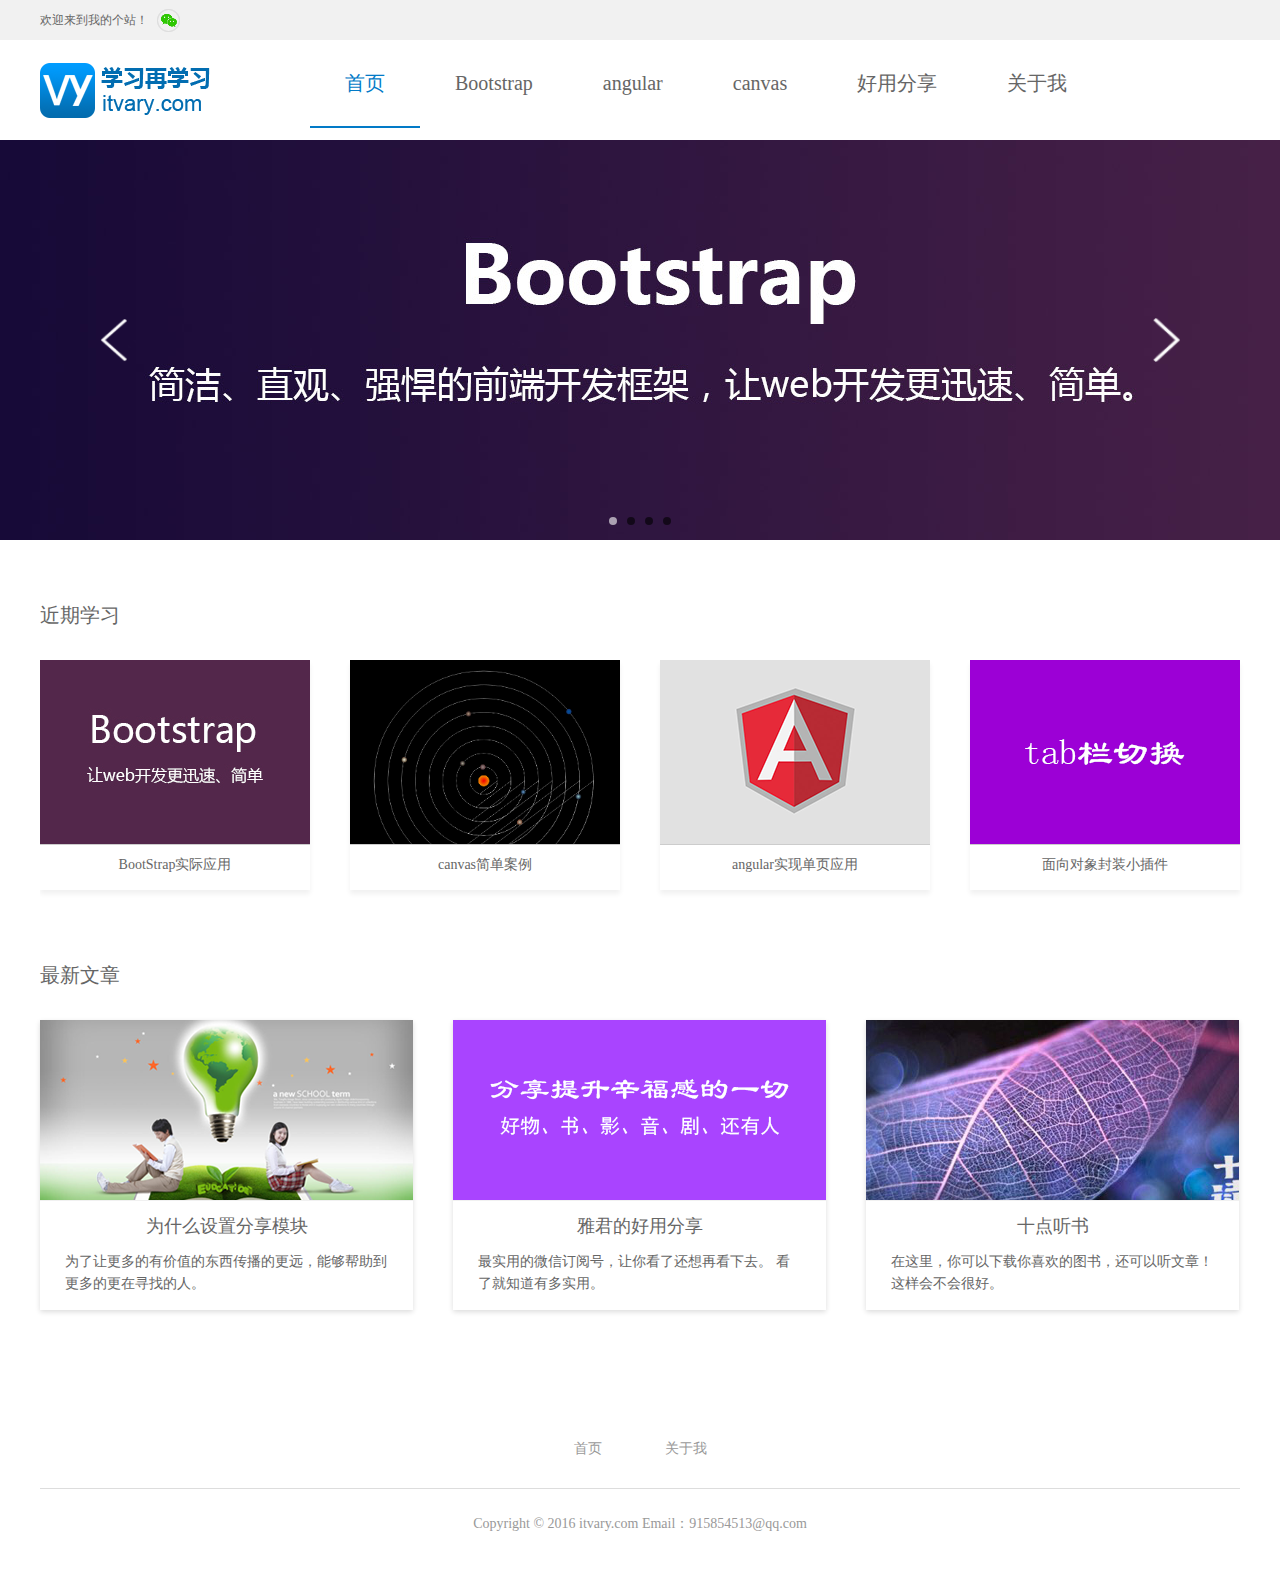
<file: index.html>
<!DOCTYPE html>
<html>
<head lang="en">
    <meta charset="UTF-8">
    <title>学习，学习，再学习</title>
    <link rel="shortcut icon" href=" ./favicon.ico" />
    <link rel="stylesheet" href="css/base.css"/>
    <link rel="stylesheet" href="css/style.css"/>
    <link rel="stylesheet" href="css/swiper.css"/>
    <link rel="stylesheet" href="css/animate.css"/>
    <link rel="stylesheet" href="css/index.css"/>
    <script src="js/jquery-1.11.1.min.js"></script>
    <script src="js/swiper.js"></script>
    <script src="js/index.js"></script>
</head>
<body>
<!--快速通道-->
<div class="quicklly">
    <div class="squery">
        <span>欢迎来到我的个站！</span>
    <span class="wei-f">
        <div class="wei-hide"><img src="images/wei2.png"/></div>
    </span>
    </div>
</div>
<!--header  start-->
<div class="head-out">
    <div class="header clearfix">
        <h1 class="logo">
            <a href="index.html" title="学习，再学习">专注前端，专注学习</a>
        </h1>
        <div class="nav">
            <ul>
                <li><a href="index.html" class="active">首页</a></li>
                <li><a href="itwary/itvary.html" target="_blank">Bootstrap</a></li>
                <li><a href="page/tab.html#/page1" target="_blank">angular</a></li>
                <li><a href="canvas.html" target="_blank">canvas</a></li>
                <li><a href="best.html">好用分享</a></li>
                <li><a href="about.html">关于我</a></li>
            </ul>
        </div>
    </div>
</div>
<!--header  end-->

<!--banner  start-->
<div id="banner-container" class="swiper-container banner-container">
    <div class="swiper-wrapper">
        <div class="swiper-slide" style="background: url(images/1.jpg) no-repeat center center"></div>
        <div class="swiper-slide" style="background: url(images/2.jpg) no-repeat center center"></div>
        <div class="swiper-slide" style="background: url(images/3.jpg) no-repeat center center"></div>
        <div class="swiper-slide" style="background: url(images/4.jpg) no-repeat center center"></div>
    </div>
    <div class="swiper-button-prev"></div>
    <div class="swiper-button-next"></div>
    <div class="swiper-pagination"></div>
</div>
<!--banner  end-->

<!--基本案例 start-->
<div class="content">
    <div class="case">
    <h2>近期学习</h2>
    <ul>
        <li>
            <a href="itwary/itvary.html" target="_blank">
                <div>
                    <img src="images/l1.png"/>
                </div>
                <p>BootStrap实际应用</p>
            </a>
        </li>
        <li>
            <a href="canvas.html">
                <div>
                    <img src="images/l2.gif" style="width: 100%;"/>
                </div>
                <p>canvas简单案例</p>
            </a>
        </li>
        <li>
            <a href="page/tab.html#/page1" target="_blank">
                <div>
                    <img src="images/l3.png"/>
                </div>
                <p>angular实现单页应用</p>
            </a>
        </li>
        <li>
            <a href="tab/index.html" target="_blank">
                <div>
                    <img src="images/l4.png" alt=""/>
                </div>
                <p>面向对象封装小插件</p>
            </a>
        </li>
    </ul>

</div>
</div>
<!--基本案例 end-->

<!--最新文章 start-->
<div class="article clearfix">
    <h2>最新文章</h2>
    <ul>
        <li>
            <a href="best.html">
                <div>
                    <img src="images/w2.png"/>
                </div>
                <h3>为什么设置分享模块</h3>
                <p>
                    为了让更多的有价值的东西传播的更远，能够帮助到更多的更在寻找的人。
                </p>
            </a>
        </li>
        <li>
            <a href="best.html">
                <div>
                    <img src="images/w1.png"/>
                </div>
                <h3>雅君的好用分享</h3>
                <p>
                    最实用的微信订阅号，让你看了还想再看下去。
                    看了就知道有多实用。
                </p>
            </a>
        </li>
        <li>
            <a href="best.html">
                <div>
                    <img src="images/w3.png"/>
                </div>
                <h3>十点听书</h3>
                <p>
                    在这里，你可以下载你喜欢的图书，还可以听文章！这样会不会很好。
                </p>
            </a>
        </li>
    </ul>

</div>
<!--最新文章 end-->
<!--footer start-->
<div class="footer">
    <ul class="clearfix">
        <li><a href="index.html">首页</a></li>
        <li><a href="about.html">关于我</a></li>
    </ul>
    <p>Copyright © 2016 itvary.com Email：915854513@qq.com</p>
</div>
<!--footer end-->


</body>
</html>
</file>
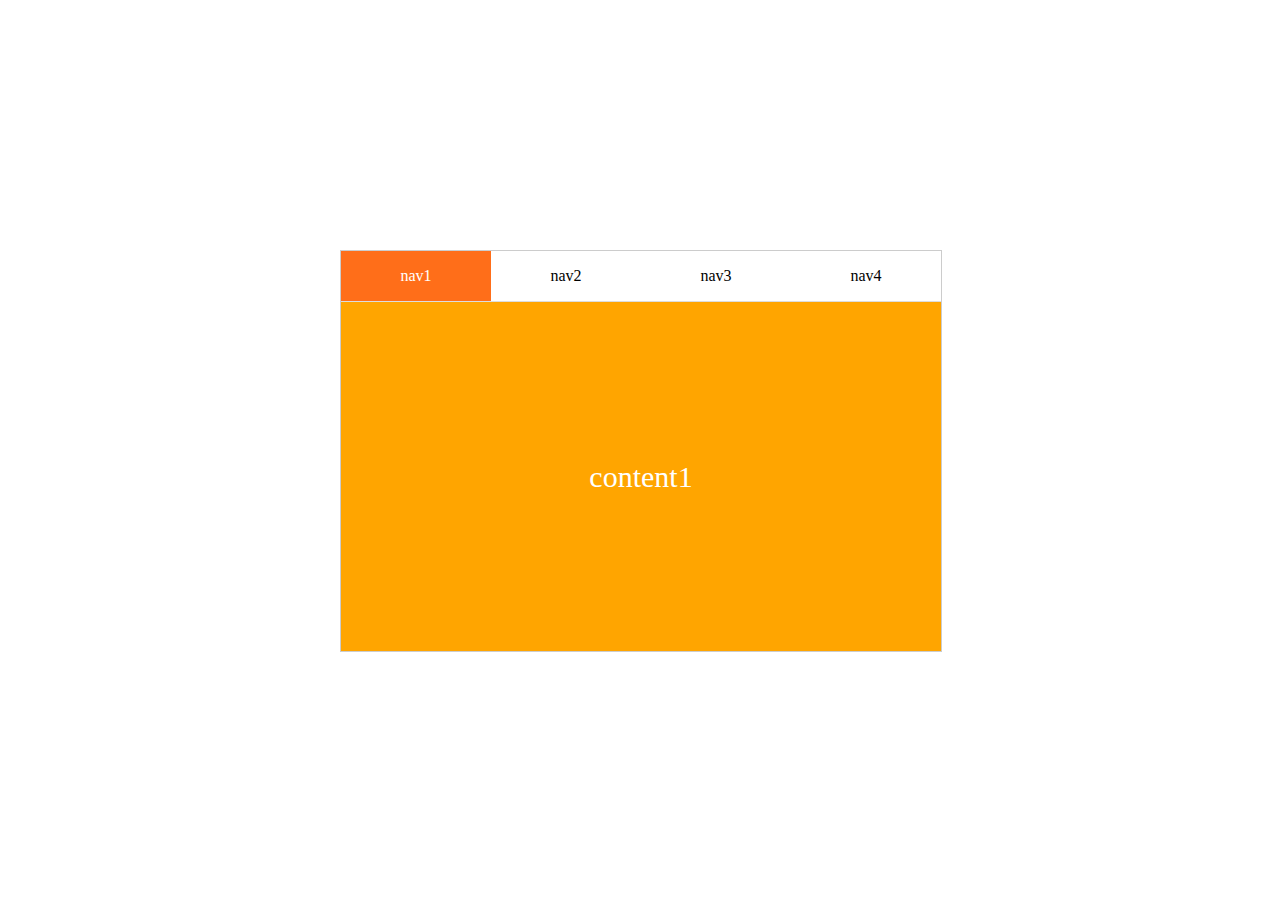
<file: tab/index.html>
<!doctype html>
<html lang="en">
<head>
    <meta charset="UTF-8">
    <title>Document</title>
    <link rel="stylesheet" href="css/index.css"/>
    <script src="js/index.js"></script>
    <script>
        window.onload = function () {
            var tab = new banner("tab");
            tab.init('tab');
        }
    </script>
</head>
<body>
    <div id="tab" class="tab">
        <div id="nav">
            <span class="current">nav1</span>
            <span>nav2</span>
            <span>nav3</span>
            <span>nav4</span>
        </div>
        <div id="list">
            <div class="current">content1</div>
            <div>content2</div>
            <div>content3</div>
            <div>content4</div>
        </div>
    </div>
</body>

</html>
</file>
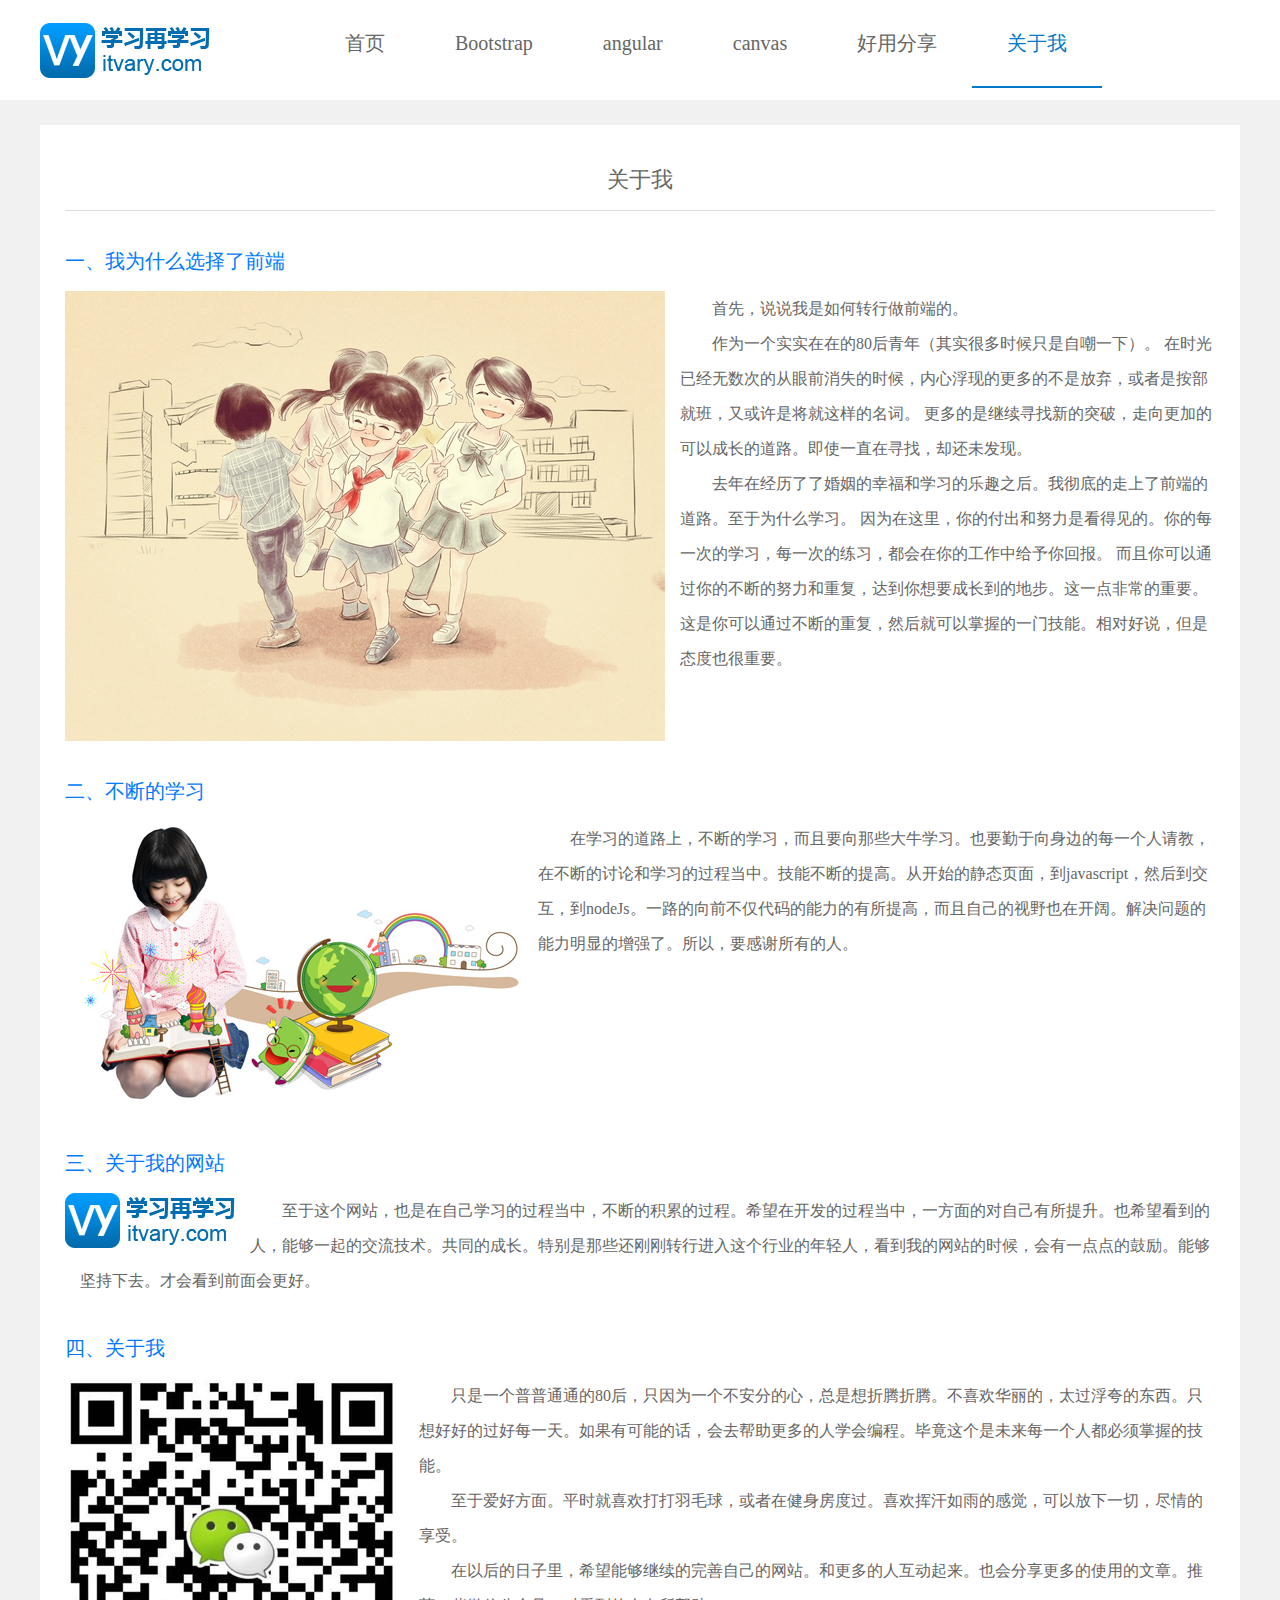
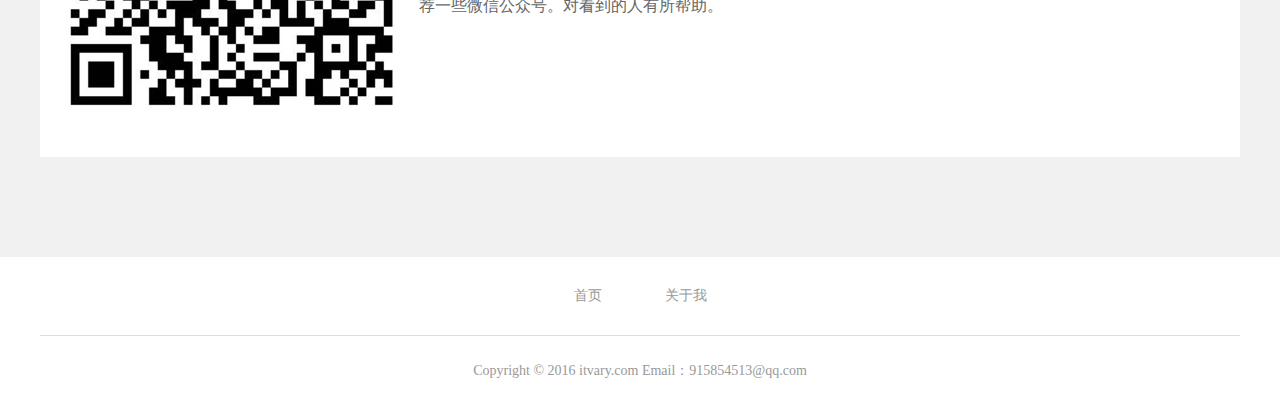
<file: about.html>
<!DOCTYPE html>
<html>
<head lang="en">
    <meta charset="UTF-8">
    <link rel="shortcut icon" href=" ./favicon.ico" />
    <link rel="stylesheet" href="css/base.css"/>
    <link rel="stylesheet" href="css/style.css"/>
    <link rel="stylesheet" href="css/about.css"/>
    <title></title>
</head>
<body>
<!--header  start-->
<div class="head-out">
    <div class="header clearfix">
        <h1 class="logo">
            <a href="index.html" title="学习，再学习">专注前端，专注学习</a>
        </h1>
        <div class="nav">
            <ul>
                <li><a href="index.html">首页</a></li>
                <li><a href="itwary/itvary.html" target="_blank">Bootstrap</a></li>
                <li><a href="page/tab.html#/page1" target="_blank">angular</a></li>
                <li><a href="canvas.html" target="_blank">canvas</a></li>
                <li><a href="best.html">好用分享</a></li>
                <li><a href="about.html"  class="active">关于我</a></li>
            </ul>
        </div>
    </div>
</div>
<!--header  end-->

<!--主体部分  start-->
<div class="main">
    <h1>关于我</h1>
    <div class="main-box clearfix">
    <h2>一、我为什么选择了前端</h2>
    <img  src="images/about.png" class="fl"/>
    <p>首先，说说我是如何转行做前端的。</p>
    <p>作为一个实实在在的80后青年（其实很多时候只是自嘲一下）。
        在时光已经无数次的从眼前消失的时候，内心浮现的更多的不是放弃，或者是按部就班，又或许是将就这样的名词。
        更多的是继续寻找新的突破，走向更加的可以成长的道路。即使一直在寻找，却还未发现。
    </p>
    <p>去年在经历了了婚姻的幸福和学习的乐趣之后。我彻底的走上了前端的道路。至于为什么学习。
        因为在这里，你的付出和努力是看得见的。你的每一次的学习，每一次的练习，都会在你的工作中给予你回报。
        而且你可以通过你的不断的努力和重复，达到你想要成长到的地步。这一点非常的重要。
        这是你可以通过不断的重复，然后就可以掌握的一门技能。相对好说，但是态度也很重要。</p>
</div>

    <h2>二、不断的学习</h2>
    <div class="main-box clearfix">

        <img  src="images/about1.png" class="fl"/>
        <p>在学习的道路上，不断的学习，而且要向那些大牛学习。也要勤于向身边的每一个人请教，在不断的讨论和学习的过程当中。技能不断的提高。从开始的静态页面，到javascript，然后到交互，到nodeJs。一路的向前不仅代码的能力的有所提高，而且自己的视野也在开阔。解决问题的能力明显的增强了。所以，要感谢所有的人。</p>

    </div>

    <h2>三、关于我的网站</h2>
    <div class="main-box clearfix">

        <img  src="images/about2.png" class="fl"/>
        <p>至于这个网站，也是在自己学习的过程当中，不断的积累的过程。希望在开发的过程当中，一方面的对自己有所提升。也希望看到的人，能够一起的交流技术。共同的成长。特别是那些还刚刚转行进入这个行业的年轻人，看到我的网站的时候，会有一点点的鼓励。能够坚持下去。才会看到前面会更好。</p>

    </div>
    <h2>四、关于我</h2>
    <div class="main-box clearfix">

        <img  src="images/about3.png" class="fl"/>
        <p>只是一个普普通通的80后，只因为一个不安分的心，总是想折腾折腾。不喜欢华丽的，太过浮夸的东西。只想好好的过好每一天。如果有可能的话，会去帮助更多的人学会编程。毕竟这个是未来每一个人都必须掌握的技能。</p>
        <p>至于爱好方面。平时就喜欢打打羽毛球，或者在健身房度过。喜欢挥汗如雨的感觉，可以放下一切，尽情的享受。</p>
        <p>在以后的日子里，希望能够继续的完善自己的网站。和更多的人互动起来。也会分享更多的使用的文章。推荐一些微信公众号。对看到的人有所帮助。</p>
    </div>


</div>
<!--主体部分  end-->

<!--footer start-->
<div class="footer">
    <ul class="clearfix">
        <li><a href="index.html">首页</a></li>
        <li><a href="about.html">关于我</a></li>
    </ul>
    <p>Copyright © 2016 itvary.com Email：915854513@qq.com</p>
</div>
<!--footer end-->

</body>
</html>
</file>
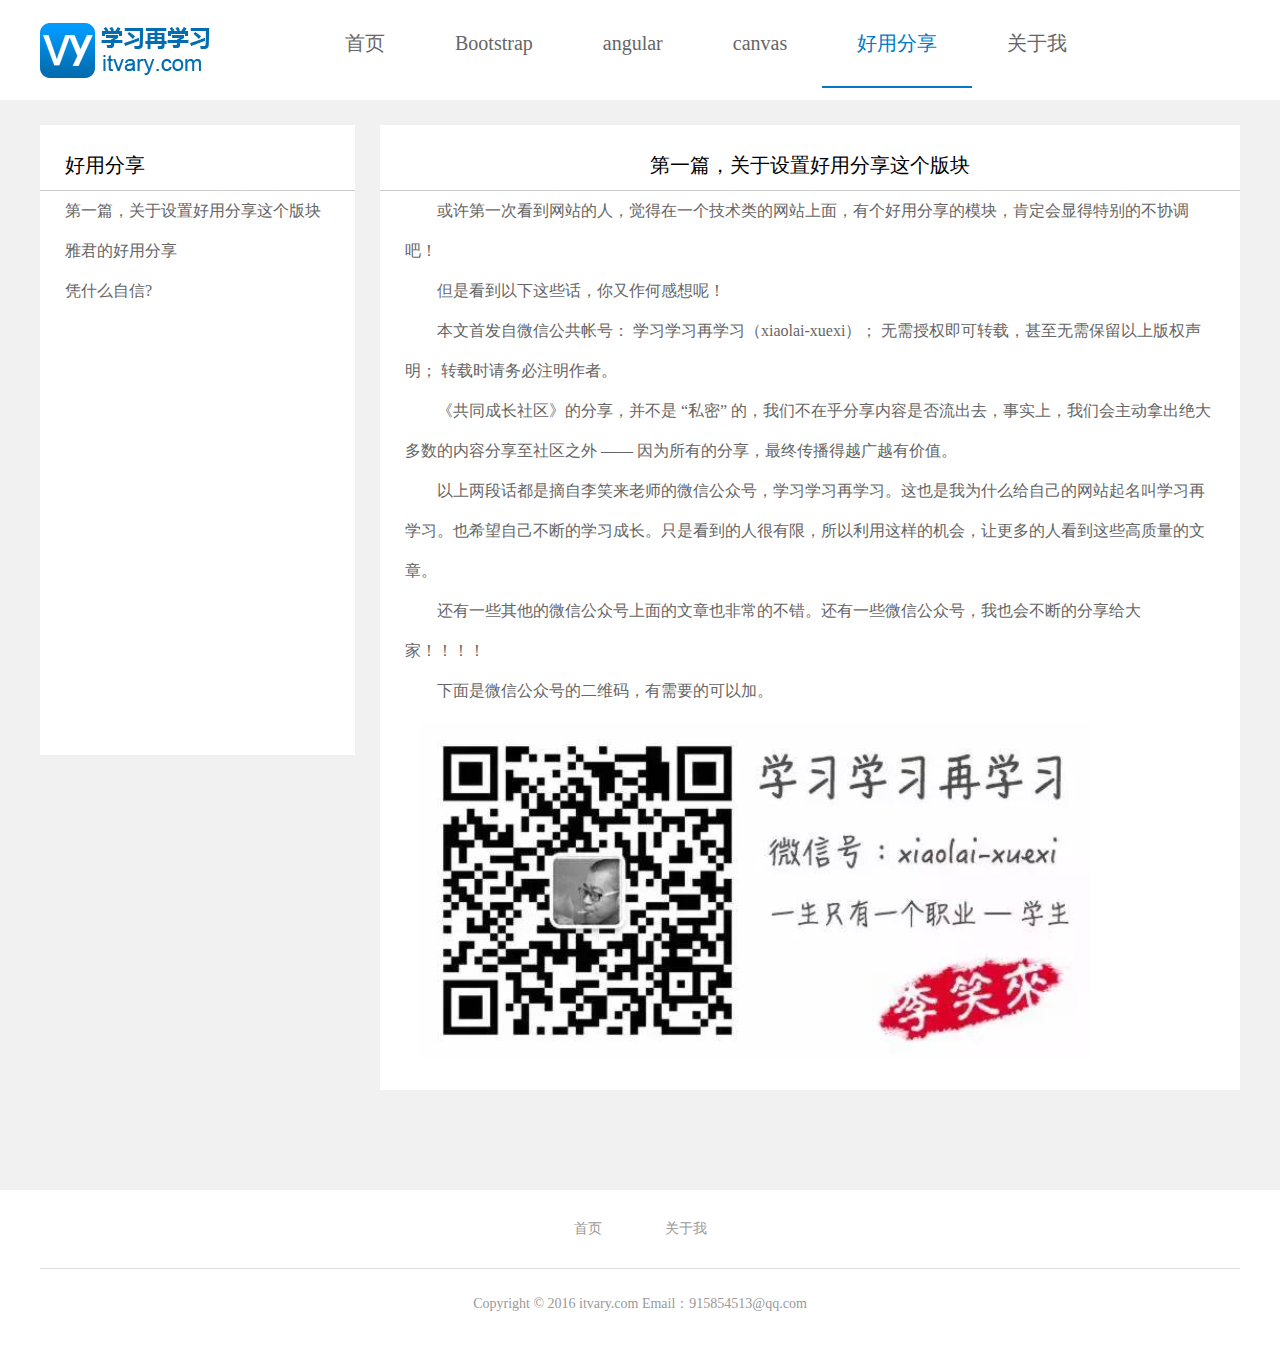
<file: best.html>
<!DOCTYPE html>
<html>
<head lang="en">
    <meta charset="UTF-8">
    <link rel="shortcut icon" href=" ./favicon.ico" />
    <link rel="stylesheet" href="css/base.css"/>
    <link rel="stylesheet" href="css/style.css"/>
    <link rel="stylesheet" href="css/best.css"/>
    <title>分享您最需要的</title>
    <script src="js/jquery-1.11.1.min.js"></script>
    <script src="js/best.js"></script>
</head>
<body>
<!--header start-->
<div class="head-out" >
    <div class="header clearfix">
        <h1 class="logo">
            <a href="index.html" title="学习，再学习">专注前端，专注学习</a>
        </h1>
        <div class="nav">
            <ul>
                <li><a href="index.html" >首页</a></li>
                <li><a href="itwary/itvary.html" target="_blank">Bootstrap</a></li>
                <li><a href="page/tab.html#/page1" target="_blank">angular</a></li>
                <li><a href="canvas.html" target="_blank">canvas</a></li>
                <li><a href="best.html" class="active">好用分享</a></li>
                <li><a href="about.html">关于我</a></li>
            </ul>
        </div>
    </div>
</div>
<!--header end-->

<!--内容 start-->
    <div class="b-content clearfix">
        <div class="b-content-l fl">
            <h1>好用分享</h1>
            <ul>
                <li>第一篇，关于设置好用分享这个版块</li>
                <li>雅君的好用分享</li>
                <li>凭什么自信?</li>

            </ul>

        </div>
        <div class="b-content-r fr">
            <div class="b-content-r-box current">
                <h1>第一篇，关于设置好用分享这个版块</h1>
                <p>
                    或许第一次看到网站的人，觉得在一个技术类的网站上面，有个好用分享的模块，肯定会显得特别的不协调吧！
                </p>
                <p>但是看到以下这些话，你又作何感想呢！</p>
                <p>本文首发自微信公共帐号： 学习学习再学习（xiaolai-xuexi）；
                    无需授权即可转载，甚至无需保留以上版权声明；
                    转载时请务必注明作者。</p>
                <p>《共同成长社区》的分享，并不是 “私密” 的，我们不在乎分享内容是否流出去，事实上，我们会主动拿出绝大多数的内容分享至社区之外 —— 因为所有的分享，最终传播得越广越有价值。</p>
                <p>以上两段话都是摘自李笑来老师的微信公众号，学习学习再学习。这也是我为什么给自己的网站起名叫学习再学习。也希望自己不断的学习成长。只是看到的人很有限，所以利用这样的机会，让更多的人看到这些高质量的文章。</p>
                <p>还有一些其他的微信公众号上面的文章也非常的不错。还有一些微信公众号，我也会不断的分享给大家！！！！</p>
                <p>下面是微信公众号的二维码，有需要的可以加。</p>
                <img src="images/xuexi.png" >
            </div>
            <div class="b-content-r-box">
                <h1>雅君的好用分享</h1>
                <p>2016-07-14 雅君 雅君的好用分享</p>
                <p>
                    解决痘痘、角质、黑头、粉刺、汗味の尴尬 | 夏日大作战
                </p>
                <p>
                    喜欢夏天的热情明朗，生机勃勃。满大街都是穿着吊带短裤人字拖，露背露腰小裙子的姑娘们。每次看到漂亮肉体，少年我都会心动不已。
                    </p>
                <p> 但也听身边有妹子说，「夏天好烦哦」，遇到闷热天气，皮肤更容易出状况，脸上出黑头、爆痘更频繁了。有的胳膊或大腿起了鸡皮，背部长了痘痘，三伏天还得穿长衣服来遮挡，简直大写杯具。
                    唔，这期就介绍一些解决问题肌肤的东东Y(^o^)Y
                </p>
                <p>
                    <strong> 长痘痘了？</strong>
                </p>
                <img src="images/d1.png"/>
                <p><strong>LION狮王 PAIR 粉刺暗疮膏 14g</strong></p>
                <p>之前我买过资生堂Pimplit去痘膏，但好像没什么效果。抱着试试看的想法入了狮王，感觉对刚长出来的痘痘效果蛮明显的，头一天涂完，两三天就下去了。小小一只，携带方便。用时，点一点在痘痘上就好，不用抹开，质地清爽不黏腻。
                </p>
                <p><strong>小林制药去鸡皮肤去角质软化毛囊膏 30G </strong></p>
                <img src="images/d2.png"/>
                <p>之前读者@why 推荐的：「我腿上皮肤角化（俗称鸡皮肤）夏天露腿不自在，也试过很多产品，无果。但是这款一盒用下去立马见效，红点点减退，皮肤光滑很多，已经回购，就是量少。涂两条小腿，每天一次，也就用半个月。」
                </p>
                <p>我有朋友也有鸡皮肤的烦恼，我送了她一罐。她用了一周，反馈说效果还不错</p>
                <p>有兴趣的同学可以试试。分享一下雅君的订阅号，想要更多了解的可以扫描</p>
                <img src="images/d3.png" />
            </div>
            <div class="b-content-r-box">
                <h1>凭什么自信？</h1>
                <p>2016-07-13 十点听书</p>
                <p>据说人的自信，与漂亮不漂亮，形成正比。漂亮永远是相对的，变化的，甚至神秘莫测。唐朝的美女搁在今天，一定忙不迭地去减肥，而以好莱坞女星为代表的大嘴美女，提起中国传统美女的樱桃小嘴，一定会忍不住开怀大笑。</p>
                <p>自信还会与人的文化有关，通常是越有知识越自信，学历越高越自信。水涨了船就高，口袋里钱越多越自信。自信的本义是相信自己，是对自己充满了信心，但是在现实生活中，自信更多的是一种外在的比较，或者说是一种比拼。</p>
                <p>自信会让自己觉得很牛，出过国比没出国牛，大都市比小县城牛，城里人比乡下人牛，名牌大学比野鸡大学牛。我认识一个幼儿园小男孩，一头一脸的小帅哥模样，是个天生自大狂，看谁都看不入眼，有一次他的自大理由，竟然是他们班的女生，没有一个像他那样有小鸡鸡。</p>
                <p>反过来也一样，人会为同样的原因自卑，为自己的相貌，为钱，为头衔，为学历，为房子大小。因此，既然是活着，千万别和自己过不去，要寻找点快乐，要多想些高兴的事，比上不足比下有余。聪明的人比不上，不与比自己强的人斗气。总有人比你钱更多，总有人比你官更大，要居高临下，自信的箩筐里永远不会有烂梨。</p>
                <p>钱钟书先生举过一个大家都熟悉的例子，人们面对一串葡萄的时候，必定会面临两种选择，可以从最小最烂的开始吃，这样将渐入佳境，越来越好。反过来就不一样，结局虽然有点不妙，是越来越糟糕，却最大限度地享受，毕竟每次都是在吃最好的。生活中绝大多数人，喜欢前一种吃法，都习惯把快烂的水果先消灭掉，好日子放后面过，结果就是你可能始终在吃烂葡萄。</p>
                <p>不久前，各地朋友聚在一起开会，无意中聊起了房价，七嘴八舌好不热闹。按说房价太贵，怎么都不会好事，偏偏这一桌子糊涂蛋，都为自己诚实昂贵的房价，洋洋得意。谁贵谁牛，谁贵谁摆谱。我自己也陶醉在这个怪圈里，因为当时在场的衮衮诸公，除了来自上海、北京、南京这样的二流城市，似乎也有资格笑傲群雄。我向来不是个自信的人，凭着南京的高房价，居然也自信了一回。同样是省城，武汉和成都的朋友吓得不敢吭声，一位来自合肥的书呆子，非常感慨温州炒饭团为什么没有杀到他们那里去。</p>
                <p>房价贵了，也会让人自信，真是吃错了药。现实生活就是这么幽默，这么残酷。一方面，大家希望房价便宜一些，好让自己买得起房子。另一方面，又为房价贵讨个嘴上优势，太贵了，破罐子破摔，索性大家都买不起。自信本来是要相信自己，事实却是不能相信自己。人的自信常常没道理，有时候，仅仅是凭了一点错觉。</p>
                <p>这只是分享的其中一篇文章。有需要的，可以关注下面的微信公众号</p>
                <img src="images/d4.png"/>
            </div>

        </div>
    </div>
<!--内容 end-->

<!--footer start-->
<div class="footer">
    <ul class="clearfix">
        <li><a href="index.html">首页</a></li>
        <li><a href="about.html">关于我</a></li>
    </ul>
    <p>Copyright © 2016 itvary.com Email：915854513@qq.com</p>
</div>
<!--footer end-->
</body>
</html>
</file>
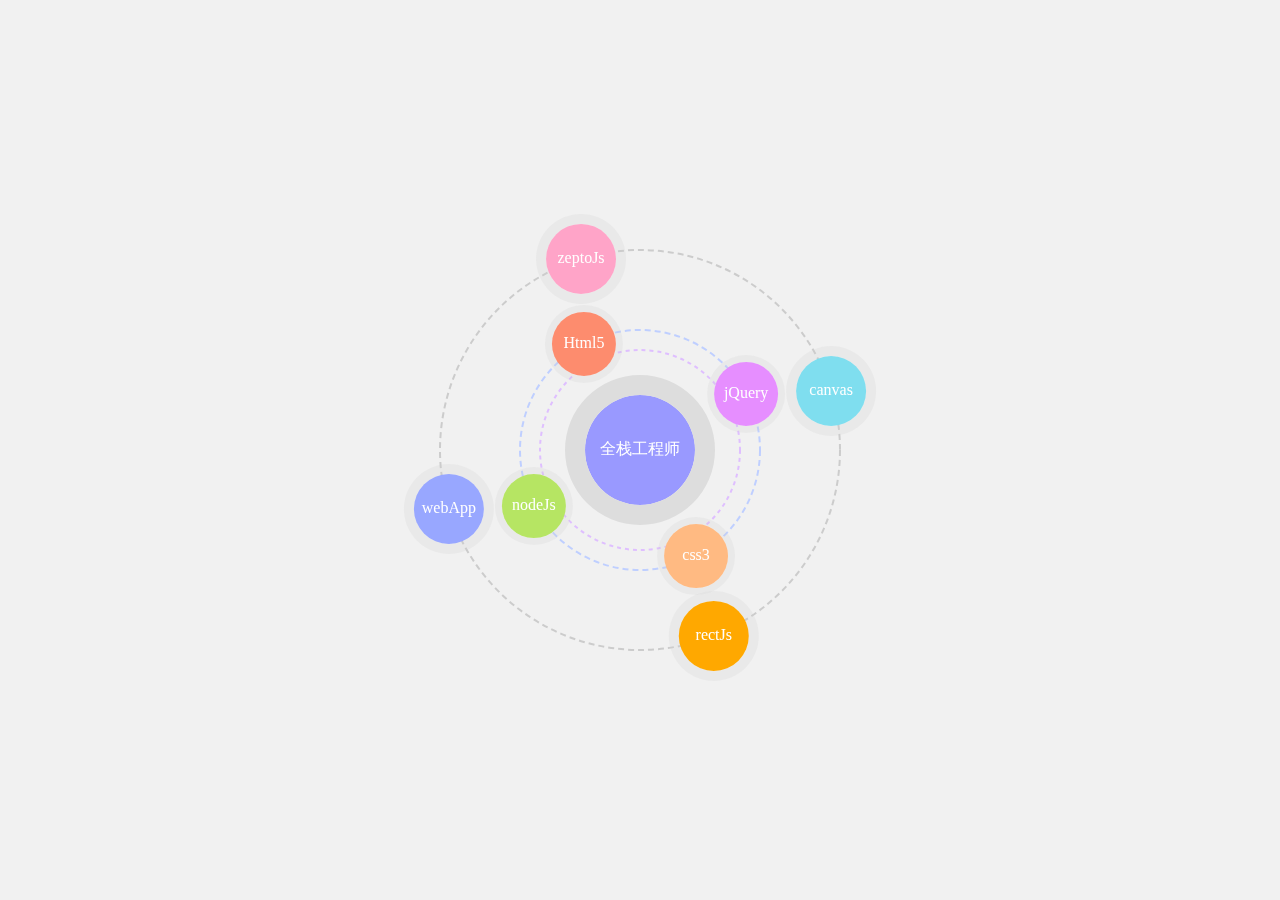
<file: canvas.html>
<!DOCTYPE html>
<html>
<head lang="en">
    <meta charset="UTF-8">
    <link rel="shortcut icon" href=" ./favicon.ico" />
    <title>canvas简单动画</title>
    <style>
        body{
            padding: 0;
            margin: 0;
            background: #f1f1f1;
        }

    </style>
    <script src="js/konva.min.js"></script>
    <script src="js/rotate1.js"></script>
    <script>
        window.onload = function(){
            var width = window.innerWidth;
            var height = window.innerHeight;
            var stage = new  Konva.Stage({
                container : "container",
                width : width,
                height : height
            });
            var layer = new Konva.Layer();
            //建立三个组
            //背景
            var bgGroup = new Konva.Group({
                x : 1/2 *width,
                y : 1/2 * height
            });

            //逆时针旋转
            var nGroup = new Konva.Group({
                x : 1/2 *width,
                y : 1/2 * height
            });

            //顺时针旋转
            var sGroup = new Konva.Group({
                x : 1/2 *width,
                y : 1/2 * height
            });

            //绘制背景开始
            //创建大圆
            var circle1 = new Konva.Circle({
                x: 0,
                y: 0,
                radius:200,
                dash : [6,4],
                stroke: '#ccc',
                strokeWidth: 2
            });
            //创建中圆
            var circle2 = new Konva.Circle({
                x: 0,
                y: 0,
                radius:120,
                dash : [6,4],
                stroke: '#BFCFFF',
                strokeWidth: 2
            });
            //创建内圆
            var circle3 = new Konva.Circle({
                x: 0,
                y: 0,
                radius:100,
                dash : [4,4],
                stroke: '#DFBFFF',
                strokeWidth: 2
            });
            //绘制实心圆
            var circle4 = new Konva.Circle({
                x: 0,
                y: 0,
                radius:55,
                fill: '#9999FF'
            });
            //绘制圆环
            var ring = new Konva.Ring({
                x: 0,
                y: 0,
                innerRadius: 55,
                outerRadius: 75,
                fill: '#ddd'
            });
            //绘制文本
            var simpleText = new Konva.Text({
                x:-55,
                y:-8,
                width : 110,
                text: '全栈工程师',
                fontSize:16,
                fontFamily: '微软雅黑',
                fill: 'white',
                align : "center"
            });
            //将背景添加到背景的组里面
            bgGroup.add(circle1);
            bgGroup.add(circle2);
            bgGroup.add(circle3);
            bgGroup.add(circle4);
            bgGroup.add(ring);
            bgGroup.add(simpleText);

            //绘制逆时针组的内容
            //绘制逆时针组的内容
            var css3 = new MyCircle({
                x: Math.cos( 90 * Math.PI / 180) * 120,
                y: Math.sin( 90 * Math.PI / 180) * 120,
                innerRadius: 64 / 2,
                outerRadius: 78 / 2,
                innerColor: "#ffba82",
                outerColor: "#ccc",
                innerOpacity: 0.7,
                outerOpacity: 0.2,
                text: "css3",
                fontSize: 16,
                color: "white",
                fontFamily: 'Calibri',

            });
            css3.addGroupOrLayer(nGroup);
            //绘制逆时针组的内容
            var nodeJs = new MyCircle({
                x: Math.cos( 180 * Math.PI / 180) * 120,
                y: Math.sin( 180 * Math.PI / 180) * 120,
                innerRadius: 64 / 2,
                outerRadius: 78 / 2,
                innerColor: "#b6e563",
                outerColor: "#ccc",
                innerOpacity: 0.7,
                outerOpacity: 0.2,
                text: "nodeJs",
                fontSize: 16,
                color: "white"
            });
            nodeJs.addGroupOrLayer(nGroup);
            //绘制逆时针组的内容
            var html5 = new MyCircle({
                x: Math.cos( 270 * Math.PI / 180) * 120,
                y: Math.sin( 270 * Math.PI / 180) * 120,
                innerRadius: 64 / 2,
                outerRadius: 78 / 2,
                innerColor: "#fd8c6e",
                outerColor: "#ccc",
                innerOpacity: 0.7,
                outerOpacity: 0.2,
                text: "Html5",
                fontSize: 16,
                color: "white"
            });
            html5.addGroupOrLayer(nGroup);
            var jQuery = new MyCircle({
                x: Math.cos( 0 * Math.PI / 180) * 120,
                y: Math.sin( 0 * Math.PI / 180) * 120,
                innerRadius: 64 / 2,
                outerRadius: 78 / 2,
                innerColor: "#e68eff",
                outerColor: "#ccc",
                innerOpacity: 0.7,
                outerOpacity: 0.2,
                text: "jQuery",
                fontSize: 16,
                color: "white"
            });
            jQuery.addGroupOrLayer(nGroup);
            //绘制顺时针的圆
            var rectJs = new MyCircle({
                x: Math.cos( 45 * Math.PI / 200) * 200,
                y: Math.sin( 45 * Math.PI / 200) * 200,
                innerRadius: 70 / 2,
                outerRadius: 90 / 2,
                innerColor: "#ffa800",
                outerColor: "#ccc",
                innerOpacity: 0.7,
                outerOpacity: 0.2,
                text: "rectJs",
                fontSize: 16,
                color: "white"
            });
            rectJs.addGroupOrLayer(sGroup);

            //向逆时时针层添加内容
            var webApp = new MyCircle({
                x: Math.cos( 135 * Math.PI / 180) * 200,
                y: Math.sin(135 * Math.PI / 180) * 200,
                innerRadius: 70 / 2,
                outerRadius: 90 / 2,
                innerColor: "#98a7ff",
                outerColor: "#ccc",
                innerOpacity: 0.7,
                outerOpacity: 0.2,
                text: "webApp",
                fontSize: 16,
                color: "white"
            });
            webApp.addGroupOrLayer(sGroup);
            var zeptoJs = new MyCircle({
                x: Math.cos( 250 * Math.PI / 200) * 200,
                y: Math.sin( 250 * Math.PI / 200) * 200,
                innerRadius: 70 / 2,
                outerRadius: 90 / 2,
                innerColor: "#ffa4c8",
                outerColor: "#ccc",
                innerOpacity: 0.7,
                outerOpacity: 0.2,
                text: "zeptoJs",
                fontSize: 16,
                color: "white"
            });
            zeptoJs.addGroupOrLayer(sGroup);

            //向逆时时针层添加内容
            var canvas = new MyCircle({
                x: Math.cos( 315 * Math.PI / 180) * 200,
                y: Math.sin(315 * Math.PI / 180) * 200,
                innerRadius: 70 / 2,
                outerRadius: 90 / 2,
                innerColor: "#7fdeef",
                outerColor: "#ccc",
                innerOpacity: 0.7,
                outerOpacity: 0.2,
                text: "canvas",
                fontSize: 16,
                color: "white"
            });
            canvas.addGroupOrLayer(sGroup);

            layer.add(bgGroup);
            layer.add(nGroup);
            layer.add(sGroup);

            //控制小球每秒转多少度
            var preSecondAngle = 40;
            var anim = new Konva.Animation(function(frame) {//每帧会调用一次
                //用来存放动画的执行逻辑
                //frame.timeDiff,得到两帧动画之间的时间间隔
                //得到每两个动画之间转了多少度
                var temple = preSecondAngle * frame.timeDiff / 1000;
                //让小球动起来
                nGroup.rotate(-temple);
                //让组中的文字不要跟着组转到（反方向转动）
                nGroup.getChildren().each(function(item,index){
                    // item.rotate(-temple);
                    item.rotate(temple);
                });
                sGroup.rotate(temple);
                sGroup.getChildren().each(function(item,index){
                    // item.rotate(-temple);
                    item.rotate(-temple);
                });
                // update stuff
            }, layer);//动画发生的层
            anim.start();
            //给页面添加事件
            layer.on("mouseover",function(){
                preSecondAngle = 20;
            });
            layer.on("mouseout",function(){
                preSecondAngle = 40;
            });
            stage.add(layer);
        };

    </script>
</head>
<body>
<div id="container"></div>
</body>
</html>
</file>
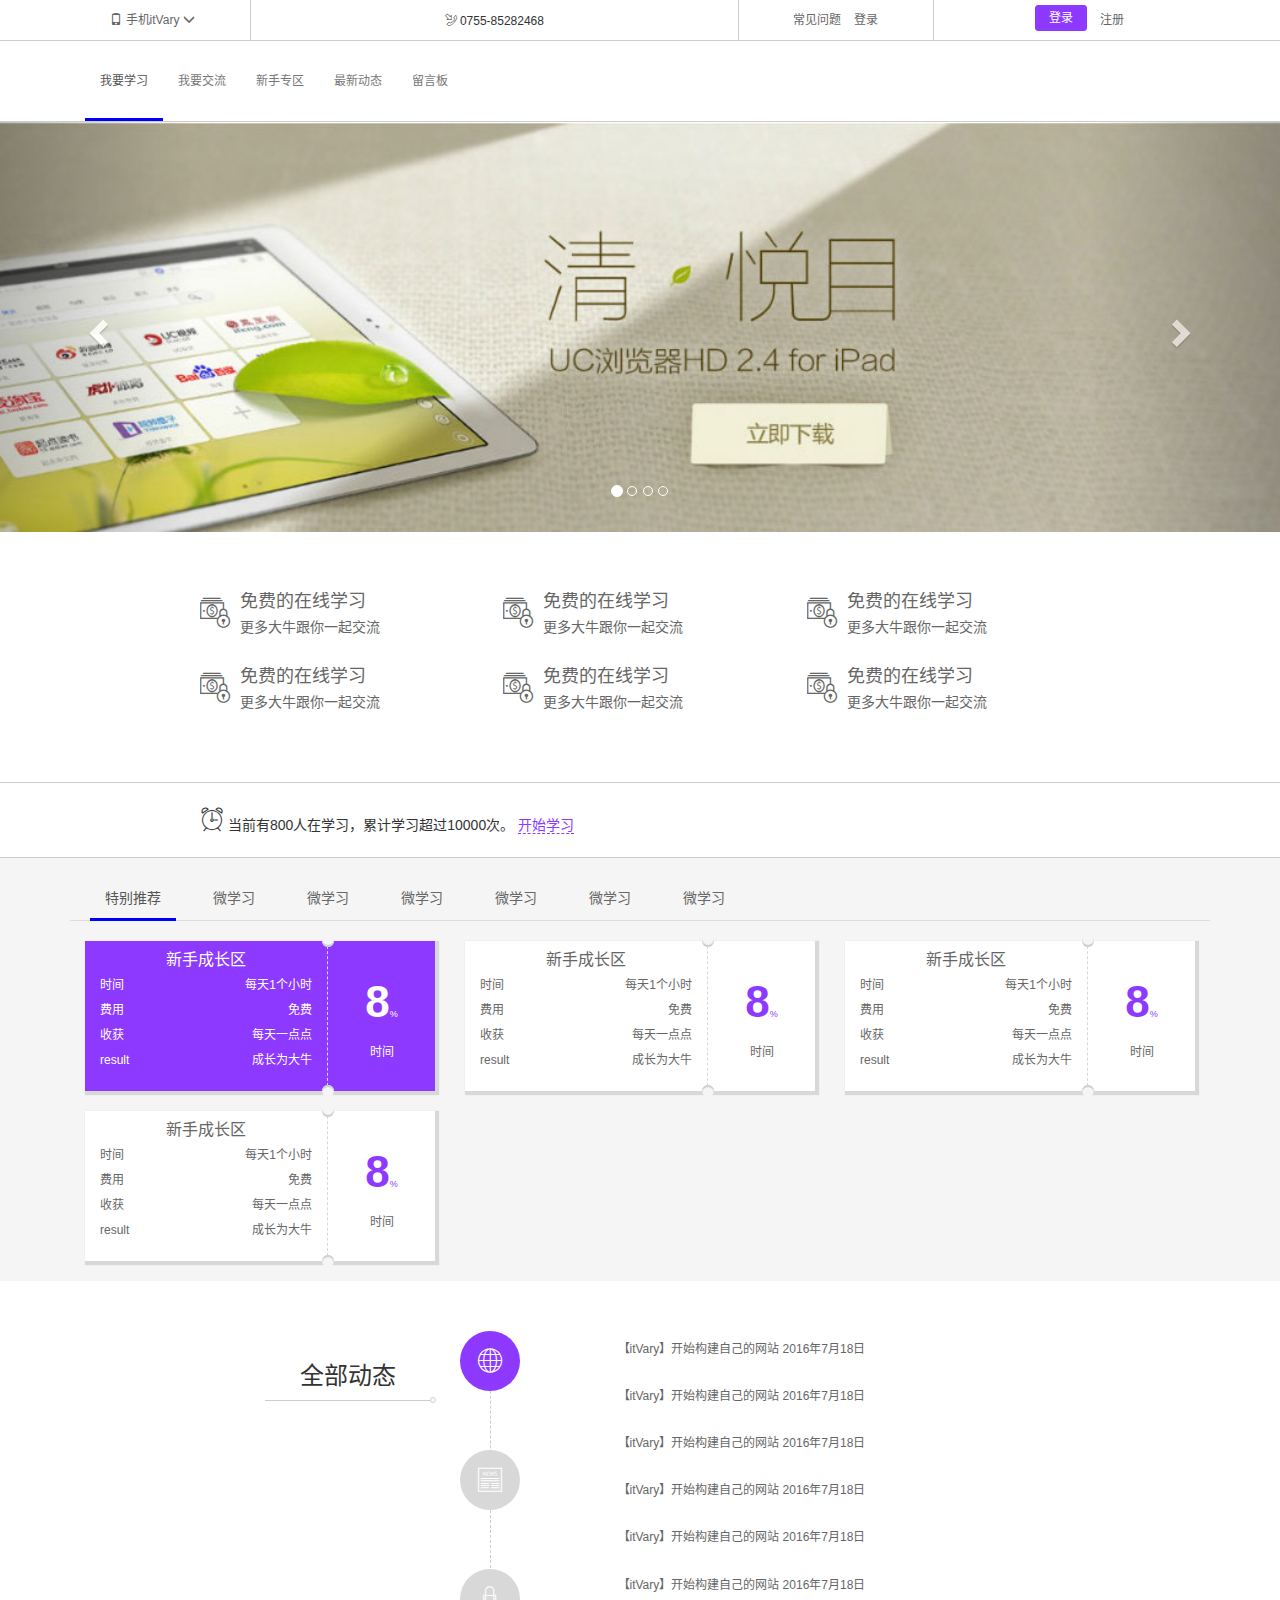
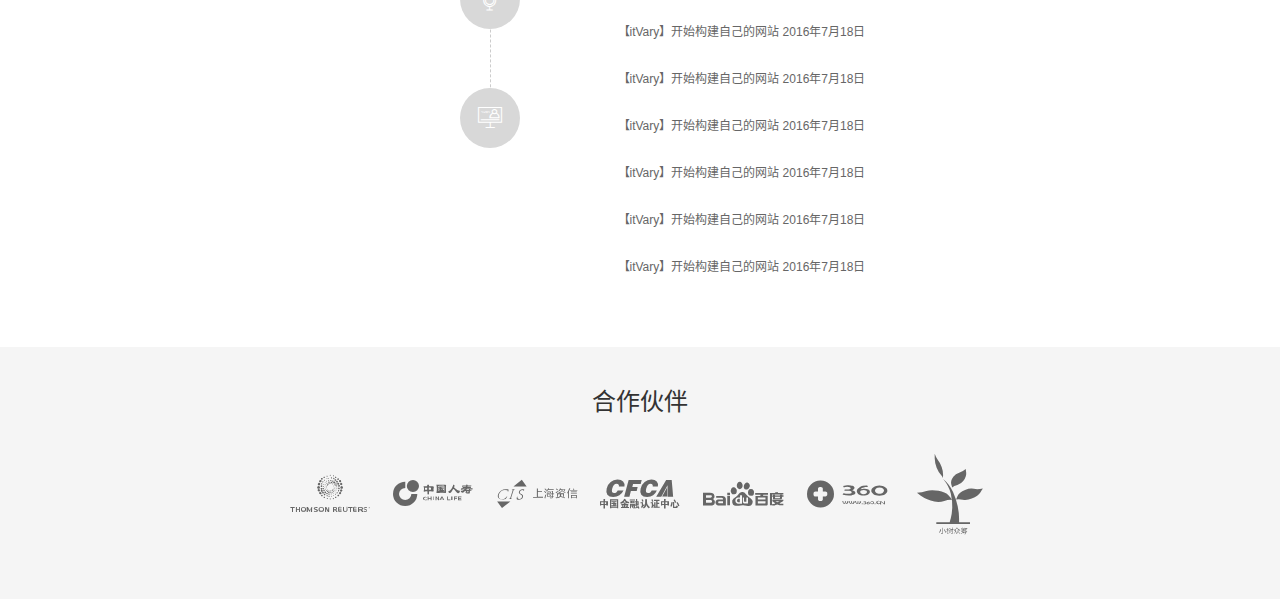
<file: itwary/itvary.html>
<!DOCTYPE html>
<html lang="zh-CN">
<head>
    <meta charset="utf-8">
    <!--指明当前的浏览器渲染这个页面需要使用的最新渲染引擎-->
    <meta http-equiv="X-UA-Compatible" content="IE=edge">
    <!--标准的移动端web页面视口设置-->
    <meta name="viewport" content="width=device-width,initial-scale=1,user-scalable=0">
    <!-- 上述3个meta标签*必须*放在最前面，任何其他内容都*必须*跟随其后！ -->
    <link rel="shortcut icon" href=" ../favicon.ico" />
    <title>Bootstrap</title>
    <!--引入bootstrap核心css文件-->
    <link href="lib/bootstrap/css/bootstrap.css" rel="stylesheet">
    <!--
        html5shiv 让我们的Ie9一下支持  html5标签
        respond  让我们的Ie9一下支持  媒体查询
        注意：respond.js 需要工作在以http形式打开的页面当中
    -->
    <!-- HTML5 shim and Respond.js for IE8 support of HTML5 elements and media queries -->
    <!-- WARNING: Respond.js doesn't work if you view the page via file:// -->
    <!--[if lt IE 9]>
    <script src="lib/html5shiv/html5shiv.min.js"></script>
    <script src="lib/respond/respond.js"></script>

    <![endif]-->
    <link rel="stylesheet" href="css/index.css"/>
</head>
<body>

<!--TODO-->
<!--头部开始-->
<header class="wjs_header hidden-sm hidden-xs">
    <div class="container">
        <div class="row">
            <div class="col-md-2">
                <a href="#" class="wjs_weixin">
                    <span class="glyphicon glyphicon-phone"></span>
                    <span>手机itVary</span>
                    <span class="glyphicon glyphicon-menu-down"></span>

                </a>
            </div>
            <div class="col-md-5">
                <span class="wjs_icon wjs_icon_tel"></span>
                <span>0755-85282468</span>
            </div>
            <div class="col-md-2">
                <a href="#" class="mr10">常见问题</a>
                <a href="#">登录</a>
            </div>
            <div class="col-md-3">
                <!-- Indicates a dangerous or potentially negative action -->
                <a href="#" class="btn btn-danger btn-xs load mr10">登录</a>
                <!-- Deemphasize a button by making it look like a link while maintaining button behavior -->
                <a href="#" class="">注册</a>
            </div>
        </div>
    </div>
</header>
<!--导航栏-->
<nav class="navbar wjs_bar" data-spy="affix" data-offset-top="60">
    <div class="container">
        <!-- Brand and toggle get grouped for better mobile display -->
        <div class="navbar-header">
            <button type="button" class="navbar-toggle collapsed" data-toggle="collapse" data-target="#bs-example-navbar-collapse-1" aria-expanded="false">
                <span class="sr-only">Toggle navigation</span>
                <span class="icon-bar"></span>
                <span class="icon-bar"></span>
                <span class="icon-bar"></span>
            </button>
            <a class="navbar-brand" href="#">
                <span class="wjs_icon wjs_icon_logo"></span>
                <span class="wjs_icon wjs_icon_word"></span>
            </a>
        </div>

        <!-- Collect the nav links, forms, and other content for toggling -->
        <div class="collapse navbar-collapse navbarposition" id="bs-example-navbar-collapse-1">
            <ul class="nav navbar-nav">
                <li class="active"><a href="#">我要学习</a></li>
                <li><a href="#">我要交流</a></li>
                <li><a href="#">新手专区</a></li>
                <li><a href="#">最新动态</a></li>
                <li><a href="#">留言板</a></li>

            </ul>
            <ul class="nav navbar-nav navbar-right hidden-sm">
                <li><a href="#">个人中心</a></li>
            </ul>
        </div><!-- /.navbar-collapse -->
    </div><!-- /.container-fluid -->
</nav>
<!--轮播图开始-->
<div class="wjs_banner">
    <div id="carousel-example-generic" class="carousel slide" data-ride="carousel">
        <!-- Indicators -->
        <ol class="carousel-indicators" >

        </ol>

        <!-- Wrapper for slides -->
        <div class="carousel-inner" role="listbox">

        </div>
        <a class="left carousel-control" href="#carousel-example-generic" role="button" data-slide="prev">
            <span class="glyphicon glyphicon-chevron-left" aria-hidden="true"></span>
            <span class="sr-only">Previous</span>
        </a>
        <a class="right carousel-control" href="#carousel-example-generic" role="button" data-slide="next">
            <span class="glyphicon glyphicon-chevron-right" aria-hidden="true"></span>
            <span class="sr-only">Next</span>
        </a>
    </div>
</div>
<script type="text/template" id="point_template">
    <%_.each(model,function(obj,i){%>
        <li data-target="#carousel-example-generic" data-slide-to="0" class="<%=(i==0?'active':'')%>"></li>
    <%})%>
</script>
<script type="text/template" id="img_template">
    <%_.each(model,function(obj,i){%>
        <div class="item <%=(i==0?'active':'')%>">
            <%if(isMobile){%>
                <a href="#" class="imgBox"><img src="<%=obj.img%>" alt=""/></a>
            <%}else{%>
                <a href="#" class="bacBox" style="background-image: url(<%=obj.bac%>)"></a>
            <%}%>
        </div>
    <%})%>
</script>
<!--infro 开始-->
<div class="wjs-info  hidden-xs">
    <div class="container">
            <div class="col-md-4 col-sm-6">
                <a href="#" class="wjs-info-a">
                    <div class="media">
                        <div class="media-left">
                            <span class="wjs_icon wjs_icon_E903"></span>
                        </div>
                        <div class="media-body">
                            <h4 class="media-heading">免费的在线学习</h4>
                            <p>更多大牛跟你一起交流</p>
                        </div>
                    </div>
                </a>
            </div>
            <div class="col-md-4 col-sm-6">
                <a href="#" class="wjs-info-a">
                    <div class="media">
                        <div class="media-left">
                            <span class="wjs_icon wjs_icon_E903"></span>
                        </div>
                        <div class="media-body">
                            <h4 class="media-heading">免费的在线学习</h4>
                            <p>更多大牛跟你一起交流</p>
                        </div>
                    </div>
                </a>
            </div>
            <div class="col-md-4 col-sm-6">
                <a href="#" class="wjs-info-a">
                    <div class="media">
                        <div class="media-left">
                            <span class="wjs_icon wjs_icon_E903"></span>
                        </div>
                        <div class="media-body">
                            <h4 class="media-heading">免费的在线学习</h4>
                            <p>更多大牛跟你一起交流</p>
                        </div>
                    </div>
                </a>
            </div>
            <div class="col-md-4 col-sm-6">
                <a href="#" class="wjs-info-a">
                    <div class="media">
                        <div class="media-left">
                            <span class="wjs_icon wjs_icon_E903"></span>
                        </div>
                        <div class="media-body">
                            <h4 class="media-heading">免费的在线学习</h4>
                            <p>更多大牛跟你一起交流</p>
                        </div>
                    </div>
                </a>
            </div>
            <div class="col-md-4 col-sm-6">
                <a href="#" class="wjs-info-a">
                    <div class="media">
                        <div class="media-left">
                            <span class="wjs_icon wjs_icon_E903"></span>
                        </div>
                        <div class="media-body">
                            <h4 class="media-heading">免费的在线学习</h4>
                            <p>更多大牛跟你一起交流</p>
                        </div>
                    </div>
                </a>
            </div>
            <div class="col-md-4 col-sm-6">
                <a href="#" class="wjs-info-a">
                    <div class="media">
                        <div class="media-left">
                            <span class="wjs_icon wjs_icon_E903"></span>
                        </div>
                        <div class="media-body">
                            <h4 class="media-heading">免费的在线学习</h4>
                            <p>更多大牛跟你一起交流</p>
                        </div>
                    </div>
                </a>
            </div>

    </div>


</div>

<!--预约 start-->
<div class="wjs-book">
    <div class="container">
        <div class="pull-left">
            <span class="wjs_icon wjs_icon_E906"></span>
            当前有800人在学习，累计学习超过10000次。
            <a href="#" class="wjs-book-a">开始学习</a>
        </div>

    </div>
</div>
<!--tab栏 start-->
<div class="wjs-tab">
    <div class="container">
        <!-- Nav tabs -->
        <div class="wjs-nav-tabs-partent">
            <ul class="nav wjs-nav-tabs" role="tablist">
                <li role="presentation" class="active"><a href="#wjs-tab-01" aria-controls="home" role="tab" data-toggle="tab">特别推荐</a></li>
                <li role="presentation"><a href="#wjs-tab-02" aria-controls="profile" role="tab" data-toggle="tab">微学习</a></li>
                <li role="presentation"><a href="#wjs-tab-03" aria-controls="messages" role="tab" data-toggle="tab">微学习</a></li>
                <li role="presentation"><a href="#wjs-tab-04" aria-controls="settings" role="tab" data-toggle="tab">微学习</a></li>
                <li role="presentation"><a href="#wjs-tab-05" aria-controls="settings" role="tab" data-toggle="tab">微学习</a></li>
                <li role="presentation"><a href="#wjs-tab-06" aria-controls="settings" role="tab" data-toggle="tab">微学习</a></li>
                <li role="presentation"><a href="#wjs-tab-07" aria-controls="settings" role="tab" data-toggle="tab">微学习</a></li>
            </ul>
        </div>
        <!-- Tab panes -->
        <div class="tab-content wjs-product">
            <div role="tabpanel" class="tab-pane active" id="wjs-tab-01">
                <div class="col-md-4 col-sm-6 col-xs-12">
                    <a href="#" class="wjs-product-pro exp">
                        <div class="product-right">
                            <p><b>8</b><sub>%</sub></p>
                            <p>时间</p>
                        </div>
                        <div class="product-left">
                            <h3>新手成长区</h3>
                            <div class="product-left-text">
                                <div class="col-xs-6 text-left">
                                    <p>时间</p>
                                    <p>费用</p>
                                </div>
                                <div class="col-xs-6 text-right">
                                    <p>每天1个小时</p>
                                    <p>免费</p>
                                </div>
                                <div class="col-xs-6 text-left">
                                    <p>收获</p>
                                    <p>result</p>
                                </div>
                                <div class="col-xs-6 text-right">
                                    <p>每天一点点</p>
                                    <p>成长为大牛</p>
                                </div>

                            </div>
                        </div>
                    </a>
                </div>
                <div class="col-md-4 col-sm-6 col-xs-12">
                    <a href="#" class="wjs-product-pro ">
                        <div class="product-right">
                            <p><b>8</b><sub>%</sub></p>
                            <p>时间</p>
                        </div>
                        <div class="product-left">
                            <h3>新手成长区</h3>
                            <div class="product-left-text">
                                <div class="col-xs-6 text-left">
                                    <p>时间</p>
                                    <p>费用</p>
                                </div>
                                <div class="col-xs-6 text-right">
                                    <p>每天1个小时</p>
                                    <p>免费</p>
                                </div>
                                <div class="col-xs-6 text-left">
                                    <p>收获</p>
                                    <p>result</p>
                                </div>
                                <div class="col-xs-6 text-right">
                                    <p>每天一点点</p>
                                    <p>成长为大牛</p>
                                </div>

                            </div>
                        </div>
                    </a>
                </div>
                <div class="col-md-4 col-sm-6 col-xs-12">
                    <a href="#" class="wjs-product-pro ">
                        <div class="product-right">
                            <p><b>8</b><sub>%</sub></p>
                            <p>时间</p>
                        </div>
                        <div class="product-left">
                            <h3>新手成长区</h3>
                            <div class="product-left-text">
                                <div class="col-xs-6 text-left">
                                    <p>时间</p>
                                    <p>费用</p>
                                </div>
                                <div class="col-xs-6 text-right">
                                    <p>每天1个小时</p>
                                    <p>免费</p>
                                </div>
                                <div class="col-xs-6 text-left">
                                    <p>收获</p>
                                    <p>result</p>
                                </div>
                                <div class="col-xs-6 text-right">
                                    <p>每天一点点</p>
                                    <p>成长为大牛</p>
                                </div>

                            </div>
                        </div>
                    </a>
                </div>
                <div class="col-md-4 col-sm-6 col-xs-12">
                    <a href="#" class="wjs-product-pro ">
                        <div class="product-right">
                            <p><b>8</b><sub>%</sub></p>
                            <p>时间</p>
                        </div>
                        <div class="product-left">
                            <h3>新手成长区</h3>
                            <div class="product-left-text">
                                <div class="col-xs-6 text-left">
                                    <p>时间</p>
                                    <p>费用</p>
                                </div>
                                <div class="col-xs-6 text-right">
                                    <p>每天1个小时</p>
                                    <p>免费</p>
                                </div>
                                <div class="col-xs-6 text-left">
                                    <p>收获</p>
                                    <p>result</p>
                                </div>
                                <div class="col-xs-6 text-right">
                                    <p>每天一点点</p>
                                    <p>成长为大牛</p>
                                </div>

                            </div>
                        </div>
                    </a>
                </div>
            </div>
            <div role="tabpanel" class="tab-pane" id="wjs-tab-02">2</div>
            <div role="tabpanel" class="tab-pane" id="wjs-tab-03">3</div>
            <div role="tabpanel" class="tab-pane" id="wjs-tab-04">4</div>
            <div role="tabpanel" class="tab-pane" id="wjs-tab-05">5</div>
            <div role="tabpanel" class="tab-pane" id="wjs-tab-06">6</div>
            <div role="tabpanel" class="tab-pane" id="wjs-tab-07">7</div>
        </div>

    </div>
</div>
<!--news start-->
<div class="wjs-news">
    <div class="container">
        <div class="row">
        <div class="col-md-2 col-md-offset-2">
            <h3 class="wjs-news-title">全部动态</h3>
        </div>
        <div class="col-md-1 wjs-line-parent">
            <div class="wjs-line hidden-xs hidden-sm"></div>
            <!-- Nav tabs -->
            <ul class="nav wjs-news-tabs" role="tablist">
                <li role="presentation" class="active"><a href="#home" aria-controls="home" role="tab" data-toggle="tab"><span class="wjs_icon wjs_icon_new01"></span></a></li>
                <li role="presentation"><a href="#profile" aria-controls="profile" role="tab" data-toggle="tab"><span class="wjs_icon wjs_icon_new02"></span></a></li>
                <li role="presentation"><a href="#messages" aria-controls="messages" role="tab" data-toggle="tab"><span class="wjs_icon wjs_icon_new03"></span></a></li>
                <li role="presentation"><a href="#settings" aria-controls="settings" role="tab" data-toggle="tab"><span class="wjs_icon wjs_icon_new04"></span></a></li>
            </ul>
        </div>
        <div class="col-md-7">
            <!-- Tab panes -->
            <div class="tab-content">
                <div role="tabpanel" class="tab-pane active wjs-text" id="home">
                    <p><a href="#">【itVary】开始构建自己的网站 2016年7月18日</a></p>
                    <p><a href="#">【itVary】开始构建自己的网站 2016年7月18日</a></p>
                    <p><a href="#">【itVary】开始构建自己的网站 2016年7月18日</a></p>
                    <p><a href="#">【itVary】开始构建自己的网站 2016年7月18日</a></p>
                </div>
                <div role="tabpanel" class="tab-pane active wjs-text" id="profile">
                    <p><a href="#">【itVary】开始构建自己的网站 2016年7月18日</a></p>
                    <p><a href="#">【itVary】开始构建自己的网站 2016年7月18日</a></p>
                    <p><a href="#">【itVary】开始构建自己的网站 2016年7月18日</a></p>
                    <p><a href="#">【itVary】开始构建自己的网站 2016年7月18日</a></p>
                </div>
                <div role="tabpanel" class="tab-pane active wjs-text" id="messages">
                    <p><a href="#">【itVary】开始构建自己的网站 2016年7月18日</a></p>
                    <p><a href="#">【itVary】开始构建自己的网站 2016年7月18日</a></p>
                    <p><a href="#">【itVary】开始构建自己的网站 2016年7月18日</a></p>
                    <p><a href="#">【itVary】开始构建自己的网站 2016年7月18日</a></p>
                </div>

                <div role="tabpanel" class="tab-pane wjs-text" id="settings">
                    <p><a href="#"> 【itVary】开始构建自己的网站 2016年7月18日</a></p>
                    <p><a href="#"> 【itVary】开始构建自己的网站 2016年7月18日</a></p>
                    <p><a href="#"> 【itVary】开始构建自己的网站 2016年7月18日</a></p>
                    <p><a href="#"> 【itVary】开始构建自己的网站 2016年7月18日</a></p>
                    <p><a href="#">【itVary】开始构建自己的网站 2016年7月18日</a></p>
                    <p><a href="#">【itVary】开始构建自己的网站 2016年7月18日</a></p>

                </div>
            </div>
        </div>
    </div>
</div>
</div>
<!--合作伙伴-->
<div class="wjs-partener">
    <h3>合作伙伴</h3>
    <ul>

        <li><a href="#" class="wjs_icon footer-link3"></a></li>
        <li><a href="#" class="wjs_icon footer-link4"></a></li>
        <li><a href="#" class="wjs_icon footer-link5"></a></li>
        <li><a href="#" class="wjs_icon footer-link6"></a></li>
        <li><a href="#" class="wjs_icon footer-link7"></a></li>
        <li><a href="#" class="wjs_icon footer-link8"></a></li>
        <li><a href="#" class="wjs_icon footer-link9"></a></li>
    </ul>

</div>
<!--bootstrap是依赖与jquery这个库-->
<!-- jQuery (necessary for Bootstrap's JavaScript plugins) -->
<script src="lib/jquery/jquery.min.js"></script>
<!--bootstrap 核心js文件-->
<!-- Include all compiled plugins (below), or include individual files as needed -->
<script src="lib/bootstrap/js/bootstrap.js"></script>
<script src="lib/underscore/underscore-min.js"></script>
<script src="js/swipe.js"></script>
<script src="js/index.js"></script>

</body>
</html>
</file>
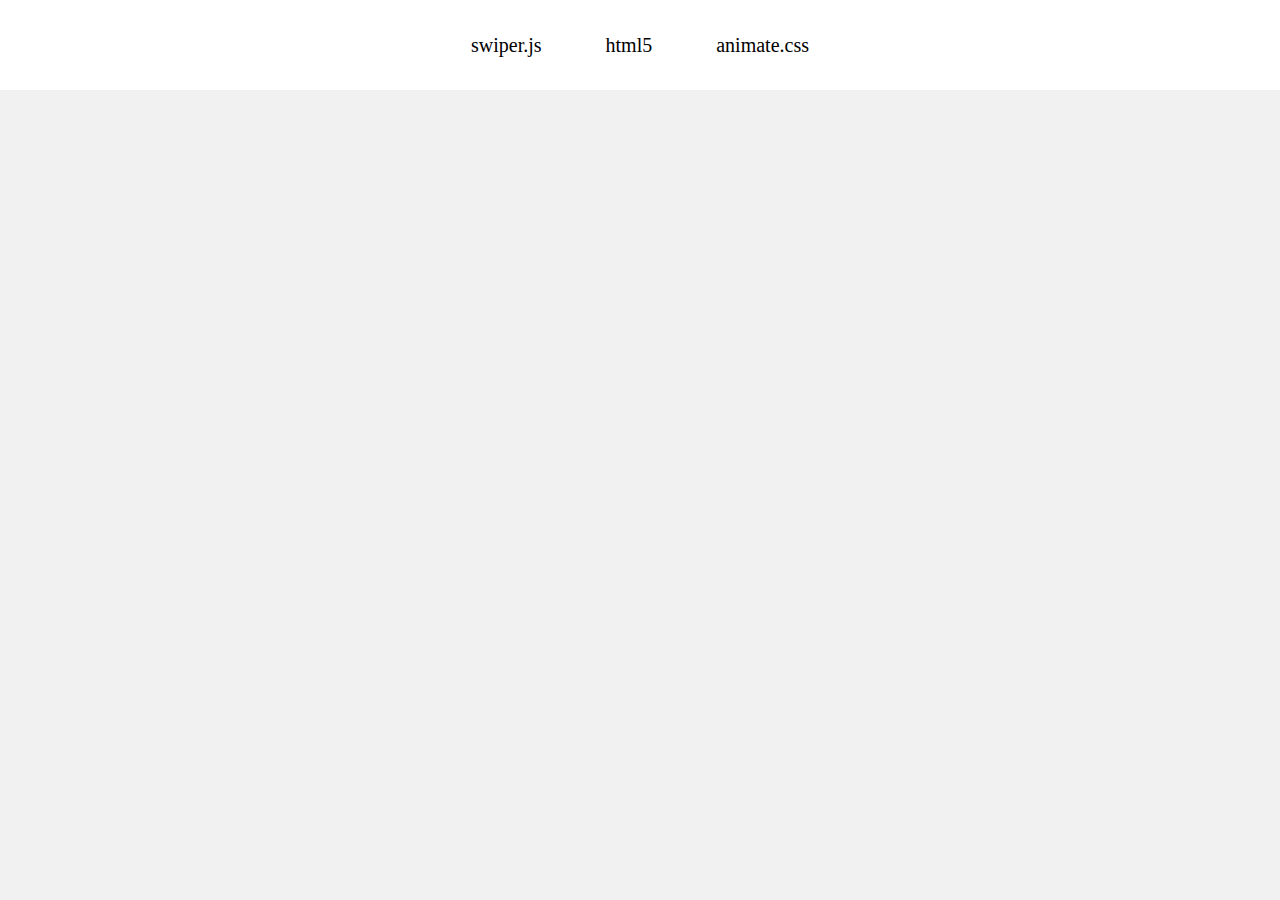
<file: page/tab.html>
<!DOCTYPE html>
<html>
<head lang="en">
    <meta charset="UTF-8">
    <link rel="shortcut icon" href=" ../favicon.ico" />
    <title>angular实现单页面程序</title>
    <link rel="stylesheet" href="css/angular.css"/>
    <link rel="stylesheet" href="css/animate.css"/>
    <link rel="stylesheet" href="css/page1.css"/>
    <link rel="stylesheet" href="page1/css/swiper.css"/>
    <link rel="stylesheet" href="css/page2.css"/>
    <link rel="stylesheet" href="css/page4.css"/>

</head>
<body ng-app="myApp">
<div class="view">
    <div class="nav">
        <ul>
            <li auto-active="active"><a ui-sref="page1">swiper.js</a></li>
            <li auto-active="active"><a ui-sref="page2">html5</a></li>
            <li auto-active="active"><a ui-sref="page4">animate.css</a></li>
        </ul>
    </div>
    <div class="tab">
        <div ui-view="myPage1"></div>
        <div ui-view="myPage2"></div>
        <div ui-view="myPage4"></div>
    </div>
</div>

<script src="js/jquery-1.12.1.js"></script>
<script src="js/angular.js"></script>
<script src="js/angular-ui-router.js"></script>
<script src="app.js"></script>
<script src="js/common.js"></script>

<!--page1-->
<script src="page1/js/swiper.js"></script>


<script src="page1/route.js"></script>
<script src="page2/route.js"></script>
<script src="page4/route.js"></script>



</body>
</html>
</file>
<file: css/base.css>
html, body, ul, li, ol, dl, dd, dt, p, h1, h2, h3, h4, h5, h6, form, fieldset, legend, img {
        margin: 0;
        padding: 0;
    }
    fieldset, img, input, button {
        border: none;
        padding: 0;
        margin: 0;
        outline-style: none;
    }
    ul, ol {
        list-style: none;
    }
    input {
        padding-top: 0;
        padding-bottom: 0;
        font-family: SimSun;
    }
    select, input {
        vertical-align: middle;
    }
    select, input, textarea {
        font-size: 12px;
        margin: 0;
    }
    textarea {
        resize: none;
    }
    img {
        border: 0;
        vertical-align: middle;
    }

    table {
        border-collapse: collapse;
    }
    body {
        font: 12px/150% "microsoft yahei", "\5b8b\4f53";
        color: #666;
        background: #fff
    }
    .clearfix:before, .clearfix:after {
        content: "";
        display: table;
    }
    .clearfix:after {
        clear: both;
    }
    .clearfix {
        *zoom: 1;
    }
    a {
        text-decoration: none;
    }
    h1, h2, h3, h4, h5, h6 {
        text-decoration: none;
        font-weight: normal;
        font-size: 100%;
    }
    s, i, em {
        font-style: normal;
        text-decoration: none;
    }

    .fl {
        float: left
    }
    .fr {
        float: right
    }
    a{
        color:#666;
    }
</file>
<file: css/style.css>
/*head start*/

.head-out{
    width: 100%;
    height: 100px;
    background: #fff;
}
.header{
    width: 1200px;
    height: 100px;
    margin: 0 auto;
}
.header  h1{
    width:170px;
    height: 100px;
    float: left;
    text-indent: -99999px;
}
.header  h1 a{
    display: block;
    height: 100px;
    background:url("../images/logo.png") no-repeat left center;
}
.header > div {
    width: 850px;
    height: 90px;
    float: left;
    margin-left: 100px;
    overflow: hidden;
}
.header ul li{
    float: left;
}
.header ul li a{
    display: block;
    height: 86px;
    line-height: 86px;
    font-size: 20px;
    color:#666;
    padding: 0 35px;
    font-weight: 400;
}
.header ul li a.active{
    border-bottom: 2px solid #027ac7;
    color: #027ac7;
}
.header ul li:hover a{
    border-bottom: 2px solid #027ac7;
    color: #027ac7;
}
/*head end*/

/*footer start*/
.footer{
    width: 100%;
    height: 160px;
    background: #fff;
    margin-top: 100px;
}
.footer ul{
    margin: 0 auto;
    text-align: center;
    padding: 30px 0 30px;
}
.footer ul li{
    display: inline;
    font-size: 14px;
}
.footer ul li a{
    padding: 30px;
    color:#999;
}
.footer p{
    color:#999;
    width: 1200px;
    margin: 0 auto;
    border-top:1px solid #ddd;
    line-height: 70px;
    text-align: center;
    font-size: 14px;
}
/*footer end*/
</file>
<file: css/index.css>
/*����ͨ��start*/
.quicklly{
    width: 100%;
    background: #f1f1f1;
}
.squery{
    width: 1200px;
    height: 40px;
    margin: 0 auto;
}
.squery span{
    float: left;
    line-height: 40px;
}
.squery span:last-child{
    width: 40px;
    height: 40px;
    background:url("../images/wei1.png") no-repeat center center;
    position: relative;
    z-index: 100;
}

.squery span:last-child > div{
    position: absolute;
    left:-45px;
    top:40px;
    z-index: 100;
    display: none;
}

/*banner start*/
body{
    background: #fff;.
}
html,body{
    width: 100%;
}
.banner-container {
    width: 100%;
    height: 400px;
}

.banner-container .swiper-pagination-bullet-active{
    background: #fff;
}

.banner-container .swiper-button-prev{
    left : 100px;
}
.banner-container .swiper-button-next{
    right : 100px;
}
.banner-container .swiper-button-prev, .swiper-container-rtl .swiper-button-next{
    background-image: url(../images/left.png);
}
.banner-container .swiper-button-next, .swiper-container-rtl .swiper-button-prev{
    background-image: url(../images/right.png);
}
.swiper-pagination-bullet{
    opacity: 0.6;
}
/*banner end*/
/*case  start*/
.content{
    width: 100%;
    height: auto;
    background: #fff;
}
.case{
    width: 1200px;
    margin: 0 auto;
}
.case h2 ,.article h2{
    height: 120px;
    line-height: 150px;
    font-size: 20px;
    color:#666;
}
.case> ul{
    width: 1250px;
    overflow: hidden;
}
.case> ul li{
    width: 270px;
    height: 230px;
    /*border: 1px solid #ccc;*/
    margin-right: 40px;
    float: left;
    box-shadow: 0 4px 5px #f1f1f1;
    margin-bottom: 10px;
}
.case> ul li:hover ,.article ul li:hover{
    box-shadow: 0px 5px 10px #ccc;
}
.case>ul li a{
    display: block;
    height: 230px;
}
.case> ul li a > div{
    width: 100%;
    height: 184px;
    border-bottom: 1px solid #ccc;
    overflow: hidden;
}
.case> ul li a > p{
    line-height: 40px;
    text-align: center;
    font-size: 14px;
 }
/*case  end*/

/*article start*/
.article{
    width: 1200px;
    margin: 0 auto;
}
.article ul{
    width: 1280px;
}
.article ul li{
    float: left;
    /*border: 1px solid #f1f1f1;*/
    background: #fff;
    box-shadow: 0 2px 5px #ddd;
    margin-right: 40px;
}
.article ul li a{
    display: block;
    width: 373px;
    height: 290px;
}
.article ul li a>div{
    width: 373px;
    height: 180px;
    overflow: hidden;
    border-bottom: 1px solid #f1f1f1;
}
.article ul li a h3{
    font-size: 18px;
    line-height: 50px;
    text-align: center;
}
.article ul li a p{
   font-size: 14px;
    padding: 0  25px;
    line-height: 22px;
}
/*article end*/
</file>
<file: tab/css/index.css>
.tab{
    width: 600px;
    height: 400px;
    border: 1px solid #ccc;
    font-family: 'microsoft yahei';
    position: absolute;
    left: 50%;
    top:50%;
    margin-left: -300px;
    margin-top: -200px;
}
.tab div:nth-of-type(1){
    height: 50px;
}
.tab div:nth-of-type(1) > span{
    width:25%;
    height:50px;
    line-height: 50px;
    display: block;
    border-bottom: 1px solid #ddd;
    float: left;
    text-align: center;
    cursor: pointer;
}
.tab div:nth-of-type(1) > span.current{
    background: #ff6e19;
    color: #fff;
}
.tab div:nth-of-type(2){
    height:200px;
    border:0;
}
.tab div:nth-of-type(2) > div{
    height:350px;
    text-align: center;
    line-height: 350px;
    font-size: 30px;
    display:none;
    color:#fff;
}
.tab div:nth-of-type(2) > div.current{
    display: block;
}
</file>
<file: css/about.css>
body{
    background: #f1f1f1;
}
.main{
    width: 1150px;
    background: #fff;
    margin: 25px auto 0;
    padding: 25px;
    overflow: hidden;
}
.main h1{
    font-size: 22px;
    line-height: 60px;
    text-align: center;
    margin-bottom: 20px;
    border-bottom: 1px solid #ddd;
}
.main h2{
    font-size: 20px;
    line-height:60px;
    color: #007aff;
}

.main img{
    margin-right: 15px;
}
.main p{
    font-size: 16px;
    text-indent: 2em;
    padding-left: 15px;
    line-height: 35px;
}
.main-box{
    margin-bottom: 20px;
}
</file>
<file: css/best.css>
body{
    background: #f1f1f1;
}
.b-content{
    width: 1200px;
    margin: 25px auto 0;
}
.b-content-l h1 ,.b-content-r-box h1{
    color:#000;
    font-size: 20px;
    padding-left: 25px;
    line-height:50px;
    border-bottom: 1px solid #ccc;
}
.b-content-l{
    width: 315px;
    padding:15px 0;
    min-height:600px;
    background: #fff;
    color:#666;
}
.b-content-l ul li {
    padding: 0 25px;
    font-size: 16px;
    height:40px;
    line-height: 40px;
    cursor: pointer;
}
.b-content-l ul li:hover{
    background: #f1f1f1;
}
/*�Ҳ� start*/
.b-content-r{
    width: 860px;
    min-height:700px;
    background: #fff;
}
.b-content-r-box{
    padding: 15px 0;
    display: none;
}
.b-content-r-box.current{
    display: block;
}
.b-content-r-box h1{
    padding-left: 0;
    text-align: center;
}
.b-content-r-box p{
    padding: 0 25px;
    line-height: 40px;
    font-size: 16px;
    text-indent: 2em;

}
</file>
<file: itwary/css/index.css>
/*������ʽ*/
body{
    font-family: "Microsoft YaHei",sans-serif;
    font-size: 12px;
    color: #333;
}
a{
    color:#666;
    text-decoration: none;
}
a:hover{
    color:#666;
    text-decoration: none;
}
.mr10{
    margin-right: 10px;
}
.wjs_header {
    border-bottom: 1px solid #ccc;
}
.wjs_header > .container > .row > div{
    height: 40px;
    border-left: 1px solid #ccc;
    line-height: 40px;
    text-align: center;
}
.wjs_header > .container > .row > div:first-child{
    border:none;
}
.wjs_weixin{
    display: block;
}
.wjs_weixin:hover {
    text-decoration: none;
}
.wjs_weixin img{
    position: absolute;
    left: 50%;
    margin-left: -60px;
    top:40px;
    border:1px solid #ccc;
    border-top:none;
    display: none;
    z-index: 2;
}
.wjs_weixin:hover img{
    text-decoration: none;
    display: block;
}
.wjs_header .load{
    padding: 3px 13px;
    margin-top: -5px;
}
.wjs_header .load:hover{
    background-color:#d9534f;
    border-color:#d43f3a;
}
@font-face {
    font-family: guangzhou_wjs;
    src: url('../fonts/MiFie-Web-Font.eot') format('embedded-opentype'),
    url('../fonts/MiFie-Web-Font.svg') format('svg'),
    url('../fonts/MiFie-Web-Font.ttf') format('truetype'),
    url('../fonts/MiFie-Web-Font.woff') format('woff');
}
.wjs_icon{
    font-family: guangzhou_wjs;
}
.wjs_icon_tel::before{
    content: "\e909";
}

.wjs_icon_E903::before {
    content: "\e903";
    font-size: 30px;
}
.wjs_icon_E905::before {
    content: "\e905";
    font-size: 24px;
}
.wjs_icon_E906::before {
    content: "\e906";
    font-size: 24px;
}
.wjs_icon_logo::before{
    content: "\e920";
    font-size: 50px;
    vertical-align: middle;
    color: #f90b5a;
}
.wjs_icon_word::before{
    content: "\e93e";
    font-size: 36px;
    vertical-align: middle;
    color:#666;
}

.wjs_icon_new01::before {
    content: "\e90e";
}
.wjs_icon_new02::before {
    content: "\e90f";
}
.wjs_icon_new03::before {
    content: "\e910";
}
.wjs_icon_new04::before {
    content: "\e911";
}
.footer-link1::before{
    content:"\e946";
}
.footer-link2::before{
    content: "\e92f";
}
.footer-link3::before{
    content: "\e92e";
}
.footer-link4::before{
    content: "\e92a";
}
.footer-link5::before{
    content: "\e929";
}
.footer-link6::before{
    content: "\e931";
}
.footer-link7::before{
    content: "\e92c";
}
.footer-link8::before{
    content: "\e92b";
}
.footer-link9::before{
    content: "\e92d";
}

.wjs_bar {
    background-color: #fff;
    border:none;
    border-bottom:1px solid #ccc;
    margin-bottom: 0;
    z-index: 10000;
    left: 0;
    top:0;
    width: 100%;
    -webkit-border-radius: 0;
    -moz-border-radius: 0;
    border-radius: 0;
}
.wjs_bar .navbar-brand {
    color: #777;
    height: 80px;
    line-height: 50px;
}
.wjs_bar .navbar-brand:hover,
.wjs_bar .navbar-brand:focus {
    color: #5e5e5e;
    background-color: transparent;
}
.wjs_bar .navbar-text {
    color: #777;
}
.wjs_bar .navbar-nav > li > a {
    color: #777;
    height: 80px;
    line-height: 50px;
}
.wjs_bar .navbar-nav > li > a:hover,
.wjs_bar .navbar-nav > li > a:focus {
    color: #333;
    background-color: transparent;
    border-bottom:3px solid blue;
}
.wjs_bar .navbar-nav > .active > a,
.wjs_bar .navbar-nav > .active > a:hover,
.wjs_bar .navbar-nav > .active > a:focus {
    color: #555;
    background:none;
    border-bottom:3px solid blue;
}
.wjs_bar .navbar-nav > .disabled > a,
.wjs_bar .navbar-nav > .disabled > a:hover,
.wjs_bar .navbar-nav > .disabled > a:focus {
    color: #ccc;
    background-color: transparent;
}
.navbarposition{
    z-index: 1000;
    position: absolute;
    background: #fff;
    width: 100%;
}
@media  (max-width:768px) {
    .wjs_bar .navbar-nav > li > a {
        color: #777;
        height:40px;
        line-height:40px;
        padding: 0 15px;
    }
    .navbar-nav{
        margin: 0 -15px;
    }
    .wjs_bar{
        position: fixed;
        left: 0;
        top:0;
    }
    .wjs_banner{
        margin-top: 80px;
    }
}
.wjs_bar .navbar-toggle {
    border-color: #ddd;
    margin-top: 23px;
}
.wjs_bar .navbar-toggle:hover,
.wjs_bar .navbar-toggle:focus {
    background-color: #ddd;
}
.wjs_bar .navbar-toggle .icon-bar {
    background-color: #888;
}
.wjs_bar .navbar-collapse,
.wjs_bar .navbar-form {
    border-color: #e7e7e7;
}
.wjs_bar .navbar-nav > .open > a,
.wjs_bar .navbar-nav > .open > a:hover,
.wjs_bar .navbar-nav > .open > a:focus {
    color: #555;
    background-color: #e7e7e7;
}
@media (max-width: 767px) {
    .wjs_bar .navbar-nav .open .dropdown-menu > li > a {
        color: #777;
    }
    .wjs_bar .navbar-nav .open .dropdown-menu > li > a:hover,
    .wjs_bar .navbar-nav .open .dropdown-menu > li > a:focus {
        color: #333;
        background-color: transparent;
    }
    .wjs_bar .navbar-nav .open .dropdown-menu > .active > a,
    .wjs_bar .navbar-nav .open .dropdown-menu > .active > a:hover,
    .wjs_bar .navbar-nav .open .dropdown-menu > .active > a:focus {
        color: #555;
        background-color: #e7e7e7;
    }
    .wjs_bar .navbar-nav .open .dropdown-menu > .disabled > a,
    .wjs_bar .navbar-nav .open .dropdown-menu > .disabled > a:hover,
    .wjs_bar .navbar-nav .open .dropdown-menu > .disabled > a:focus {
        color: #ccc;
        background-color: transparent;
    }
}
.wjs_bar .navbar-link {
    color: #777;
}
.wjs_bar .navbar-link:hover {
    color: #333;
}
.wjs_bar .btn-link {
    color: #777;
}
.wjs_bar .btn-link:hover,
.wjs_bar .btn-link:focus {
    color: #333;
}
.wjs_bar .btn-link[disabled]:hover,
fieldset[disabled] .wjs_bar .btn-link:hover,
.wjs_bar .btn-link[disabled]:focus,
fieldset[disabled] .wjs_bar .btn-link:focus {
    color: #ccc;
}
/*�ֲ�ͼ*/

.wjs_banner .bacBox{
    display: block;
    width: 100%;
    height: 410px;
    background-repeat: no-repeat;
    background-position: center center;
    background-size: cover;
}
.wjs_banner .imgBox{
    display: block;
    width: 100%;
}
.wjs_banner .imgBox img{
    display: block;
    width: 100%;
}

/*itwary-info ��ʼ*/
.wjs-info{
    border-bottom: 1px solid #ccc;
}
.wjs-info >.container >  div > .wjs-info-a{
    display: block;
    padding: 10px 0;
}
.wjs-info >.container >  div > .wjs-info-a:hover{
    color:#8d39ff;
}
.wjs-info >.container >  div > .wjs-info-a p{
    font-size: 14px;
}
.wjs-info >.container{
    padding: 50px 0;
}
@media screen and (min-width:1200px) {
    .wjs-info >.container{
        width:910px;
    }
}
/*book start*/
.wjs-book{
    border-bottom: 1px solid #ccc;
}
.wjs-book > .container > div{
    font-size: 14px;
    padding: 20px 0px;
}
.wjs-book > .container > .pull-right > a{
    display: block;
}
.wjs-book > .container > .pull-left > a{
    color: #8d39ff;
    border-bottom: 1px dashed #8d39ff;
}
.wjs-book > .container > .pull-right > a:hover{
    color: #f90b5a;
}
@media screen and (min-width:1200px) {
    .wjs-book >.container{
        width:910px;
    }
}

.wjs-tab{
    background: #f5f5f5;
}

.wjs-nav-tabs {
    border-bottom: 1px solid #ddd;
}
.wjs-nav-tabs > li {
    float: left;
    margin-bottom: -1px;
    padding: 20px 0 0 20px;
}
.wjs-nav-tabs > li > a {
    margin-right: 2px;
    line-height: 1.42857143;
    font-size: 14px;
}
.wjs-nav-tabs > li > a:hover {
    background: none;
}
.wjs-nav-tabs > li.active > a,
.wjs-nav-tabs > li.active > a:hover,
.wjs-nav-tabs > li.active > a:focus {
    color: #555;
    cursor: default;
    background:none;
    border-bottom:3px solid blue;
}
.wjs-nav-tabs.nav-justified {
    width: 100%;
    border-bottom: 0;
}
.wjs-nav-tabs.nav-justified > li {
    float: none;
}
.wjs-nav-tabs.nav-justified > li > a {
    margin-bottom: 5px;
    text-align: center;
}
.wjs-nav-tabs.nav-justified > .dropdown .dropdown-menu {
    top: auto;
    left: auto;
}
@media (min-width: 768px) {
    .wjs-nav-tabs.nav-justified > li {
        display: table-cell;
        width: 1%;
    }
    .wjs-nav-tabs.nav-justified > li > a {
        margin-bottom: 0;
    }
}
.wjs-nav-tabs.nav-justified > li > a {
    margin-right: 0;
    border-radius: 4px;
}
.wjs-nav-tabs.nav-justified > .active > a,
.wjs-nav-tabs.nav-justified > .active > a:hover,
.wjs-nav-tabs.nav-justified > .active > a:focus {
    border: 1px solid #ddd;
}
@media (min-width: 768px) {
    .wjs-nav-tabs.nav-justified > li > a {
        border-bottom: 1px solid #ddd;
        border-radius: 4px 4px 0 0;
    }
    .wjs-nav-tabs.nav-justified > .active > a,
    .wjs-nav-tabs.nav-justified > .active > a:hover,
    .wjs-nav-tabs.nav-justified > .active > a:focus {
        border-bottom-color: #fff;
    }
}
.wjs-nav-tabs-partent{
    width: 100%;
    overflow: hidden;
}
.wjs-tab > .container{
    padding-bottom: 20px;
}
.wjs-product .wjs-product-pro{
    width: 100%;
    height: 150px;
    margin-top: 20px;
    background: #fff;
    display: block;
    box-shadow: 2px 2px 1px 2px #d8d8d8;
}
.wjs-product .wjs-product-pro .product-right{
    float: right;
    width: 108px;
    height: 150px;
    position: relative;
    text-align: center;
    border-left: 1px dashed #d8d8d8;
    position: relative;
}
.product-right::before ,.product-right::after{
    position: absolute;
    content: "";
    width: 12px;
    height: 12px;
    border-radius: 6px;
    background: #F5F5F5;
    left: -6px;
}
.product-right::before{
    top:-6px;
    box-shadow:0 -2px 1px  #ccc inset;
}
.product-right::after{
    bottom:-6px;
    box-shadow:0 2px 1px  #ccc inset;
}
.wjs-product .wjs-product-pro .product-left{
    overflow: hidden;
}
.wjs-product-pro .product-right p:first-of-type{
    margin-top: 30px;
    color:#8d39ff;
}
.wjs-product-pro.exp .product-right p:first-of-type{
    margin-top: 30px;
    color:#fff;
}
.wjs-product-pro .product-right  b{
    font-size: 44px;
}
.wjs-product-pro .product-right  sub{
    bottom: 0;
}
.wjs-product .wjs-product-pro.exp{
    color:#fff;
    position: relative;
}
.wjs-product .wjs-product-pro.exp{
    background: #8d39ff;
}
.tool-tip{
    position: absolute;
    left: 0;
    top:10px;
    width: 100%;
    text-align: center;
}
.tool-tip span{
    display: inline-block;
    width: 14px;
    height: 14px;
    border-width: 1px;
    border-style: solid;
    line-height: 14px;
    text-align: center;
    font-size: 12px;
}
.tool-tip .red{
    border-color: red;
    color: red;
}
.tool-tip .green{
    border-color: green;
    color: green;
}
.product-left h3{
    font-weight: normal;
    margin-top: 10px;
    text-align: center;
    font-size: 16px;
}
.wjs-product .wjs-product-pro .product-left p{
    width: 100%;
    height: 15px;
    line-height: 15px;
    overflow: hidden;
}
.wjs-product .wjs-product-pro .product-left .progress{
    height: 12px;
}
/*���ſ�ʼ*/
.wjs-news{
    padding: 50px 0;
}
.wjs-news .wjs-news-title{
    font-weight: normal;
    text-align: center;
    border-bottom: 1px solid #ccc;
    height: 50px;
    line-height: 50px;
    position: relative;
}
.wjs-news .wjs-news-title::before{
    width: 6px;
    height: 6px;
    content: '';
    position: absolute;
    right: -6px;
    bottom: -3px;
    border-radius: 3px;
    border:1px solid #ccc;
}

.wjs-news-tabs ul{
    padding: 0;
}

.nav-tabs {
    border-bottom: 1px solid #ddd;
}
.nav-tabs > li {
    float: left;
    margin-bottom: -1px;
}
.nav-tabs > li > a {
    margin-right: 2px;
    line-height: 1.42857143;
    border: 1px solid transparent;
    border-radius: 4px 4px 0 0;
}
.nav-tabs > li > a:hover {
    border-color: #eee #eee #ddd;
}
.nav-tabs > li.active > a,
.nav-tabs > li.active > a:hover,
.nav-tabs > li.active > a:focus {
    color: #555;
    cursor: default;
    background-color: #fff;
    border: 1px solid #ddd;
    border-bottom-color: transparent;
}
.nav-tabs.nav-justified {
    width: 100%;
    border-bottom: 0;
}
.nav-tabs.nav-justified > li {
    float: none;
}
.nav-tabs.nav-justified > li > a {
    margin-bottom: 5px;
    text-align: center;
}
.nav-tabs.nav-justified > .dropdown .dropdown-menu {
    top: auto;
    left: auto;
}
@media (min-width: 768px) {
    .nav-tabs.nav-justified > li {
        display: table-cell;
        width: 1%;
    }
    .nav-tabs.nav-justified > li > a {
        margin-bottom: 0;
    }
}
.nav-tabs.nav-justified > li > a {
    margin-right: 0;
    border-radius: 4px;
}
.nav-tabs.nav-justified > .active > a,
.nav-tabs.nav-justified > .active > a:hover,
.nav-tabs.nav-justified > .active > a:focus {
    border: 1px solid #ddd;
}
@media (min-width: 768px) {
    .nav-tabs.nav-justified > li > a {
        border-bottom: 1px solid #ddd;
        border-radius: 4px 4px 0 0;
    }
    .nav-tabs.nav-justified > .active > a,
    .nav-tabs.nav-justified > .active > a:hover,
    .nav-tabs.nav-justified > .active > a:focus {
        border-bottom-color: #fff;
    }
}


.wjs-news-tabs > li {
    float: left;
    margin-bottom: -1px;
}
.wjs-news-tabs > li > a {
    width: 60px;
    height: 60px;
    background: #d8d8d8;
    line-height: 60px;
    text-align: center;
    border-radius:50%;
    border: none;
    padding:0;
    font-size: 24px;
    margin-bottom: 60px;
    color:#fff;
}
.wjs-news-tabs > li > a:hover {
    background: none;
    background: #8d39ff;
}
.wjs-news-tabs > li:last-of-type a{
    margin: 0;
}
.wjs-news-tabs > li.active > a,
.wjs-news-tabs > li.active > a:hover,
.wjs-news-tabs > li.active > a:focus {
    cursor: default;
    background-color: #8d39ff;
    border:none;
}
.wjs-news-tabs.nav-justified {
    width: 100%;
    border-bottom: 0;
}
.wjs-news-tabs.nav-justified > li {
    float: none;
}
.wjs-news-tabs.nav-justified > li > a {
    margin-bottom: 5px;
    text-align: center;
}
.wjs-news-tabs.nav-justified > .dropdown .dropdown-menu {
    top: auto;
    left: auto;
}
@media (min-width: 768px) {
    .wjs-news-tabs.nav-justified > li {
        display: table-cell;
        width: 1%;
    }
    .wjs-news-tabs.nav-justified > li > a {
        margin-bottom: 0;
    }
}
.wjs-news-tabs.nav-justified > li > a {
    margin-right: 0;
}
.wjs-news-tabs.nav-justified > .active > a,
.wjs-news-tabs.nav-justified > .active > a:hover,
.wjs-news-tabs.nav-justified > .active > a:focus {
    border: 1px solid #ddd;
}
@media (min-width: 768px) {
    .wjs-news-tabs.nav-justified > li > a {
        border-bottom: 1px solid #ddd;
    }
    .wjs-news-tabs.nav-justified > .active > a,
    .wjs-news-tabs.nav-justified > .active > a:hover,
    .wjs-news-tabs.nav-justified > .active > a:focus {
        border-bottom-color: #fff;
    }
}
.wjs-line-parent{
    position: relative;
}
.wjs-line{
    position: absolute;
    left:45px;
    top:0;
    width: 1px;
    height: 100%;
    border-left: 1px dashed #ccc;
}
.wjs-text{
    margin-left: 60px;
}
.wjs-text p{
    padding: 10px 0;
}
@media (max-width:992px) and (min-width:768px) {
    .wjs-news .wjs-news-tabs > li a{
        margin:40px;
    }
}
@media (max-width:768px) {
    .wjs-news-tabs > li {
        width: 25%;
    }
    .wjs-news .wjs-news-tabs > li a{
        margin:20px auto;
    }
}
.wjs-partener{
    padding: 20px 0;
    background: #F5F5F5;
    text-align: center;
}
.wjs-partener ul{
    list-style: none;
    padding: 0;
}
.wjs-partener h3{
    text-align: center;
    line-height: 30px;
    
}
.wjs-partener li{
    display: inline-block;
    font-size: 80px;
    margin: 10px;
}
</file>
<file: page/css/angular.css>
*{
    padding: 0;
    margin: 0;
}
body ,html{
    width: 100%;
    height: 100%;
    overflow: hidden;
}
body{
    background: #f1f1f1;
}
body .view{

}
.tab{
    width: 100%;
    height: 100%;
}
.tab>div{
    width: 100%;
    height: 100%;
}
.nav{
    width: 100%;
    height:90px;
    line-height: 90px;
    text-align: center;
    position: fixed;
    left: 0;
    top: 0;
    z-index: 10;
    background: #fff;

}
.nav ul li{
    display: inline;
    padding: 20px 0;
}
.nav ul li a{
    padding: 0 30px;
    color: #000;
    font-size: 20px;
    text-decoration: none;
}
.nav ul li.active{
    background: #ff873f;
    -webkit-border-radius: 5px;
    -moz-border-radius: 5px;
    border-radius: 5px;
}
.nav ul li.active a{
    color: #fff;
}
</file>
<file: page/css/page2.css>
.h5{
    width: 460px;
    height: 500px;
    margin: 110px auto;
    background: #fff;
    padding: 20px 50px;
}
.h5 h1{
    text-align: center;
    line-height: 50px;
    font-size: 22px;
}

input {
    height: 30px;
    font-size: 14px;
    color: #333;
    border: 1px solid #CCC;
    box-sizing: border-box;
    width: 380px;
    padding-left: 10px;
}
meter, progress {
    width:380px;
}
.btn {
    margin-top: 10px;
}
.btn input {
    color: #FFF;
    background-color: green;
    border: 0 none;
    outline: none;
    cursor: pointer;
}
#submit{
    width: 80px;
    height: 40px;
    background: #899bff;
    color:#fff;
}
</file>
<file: page/css/page1.css>
*{
    padding: 0;
    margin: 0;
    list-style: none;
}

#page-container {
    width: 670px;
    height: 400px;
    margin: 160px auto;
    box-shadow: 0 5px 10px #666;
}

.page-container .swiper-pagination-bullet-active{
    background: #fff;
}

.page-container .swiper-button-prev{
    left : 50px;
}
.page-container .swiper-button-next{
    right : 50px;
}
.page-container .swiper-button-prev, .swiper-container-rtl .swiper-button-next{
    background-image: url(../images/left.png);
}
.page-container .swiper-button-next, .swiper-container-rtl .swiper-button-prev{
    background-image: url(../images/right.png);
}
.page-container .swiper-pagination-bullet{
    opacity: 0.6;
}
</file>
<file: page/css/page4.css>
.animate1{
    width: 800px;
    margin:200px auto 0;
    font-size:100px;
    font-family: "Microsoft YaHei", sans-serif;
    color: #f35626;
    text-align: center;

}
.animate2{
    padding-top: 10px;
    font-size:20px;
    color: #7b8993;
    text-align: center;

}
.animate3{
    width: 160px;
    height: 50px;
    background: #fff;
    border: 1px solid #ddd;
    line-height: 50px;
    margin: 50px auto 0;
    -webkit-border-radius: 8px;
    -moz-border-radius: 8px;
    border-radius: 8px;
    color:#7b8993;
    text-align: center;
}

.animate4{
    width: 400px;
    height: 10px;
    border-bottom: 1px solid #ddd;
    margin: 20px auto;
}
</file>
